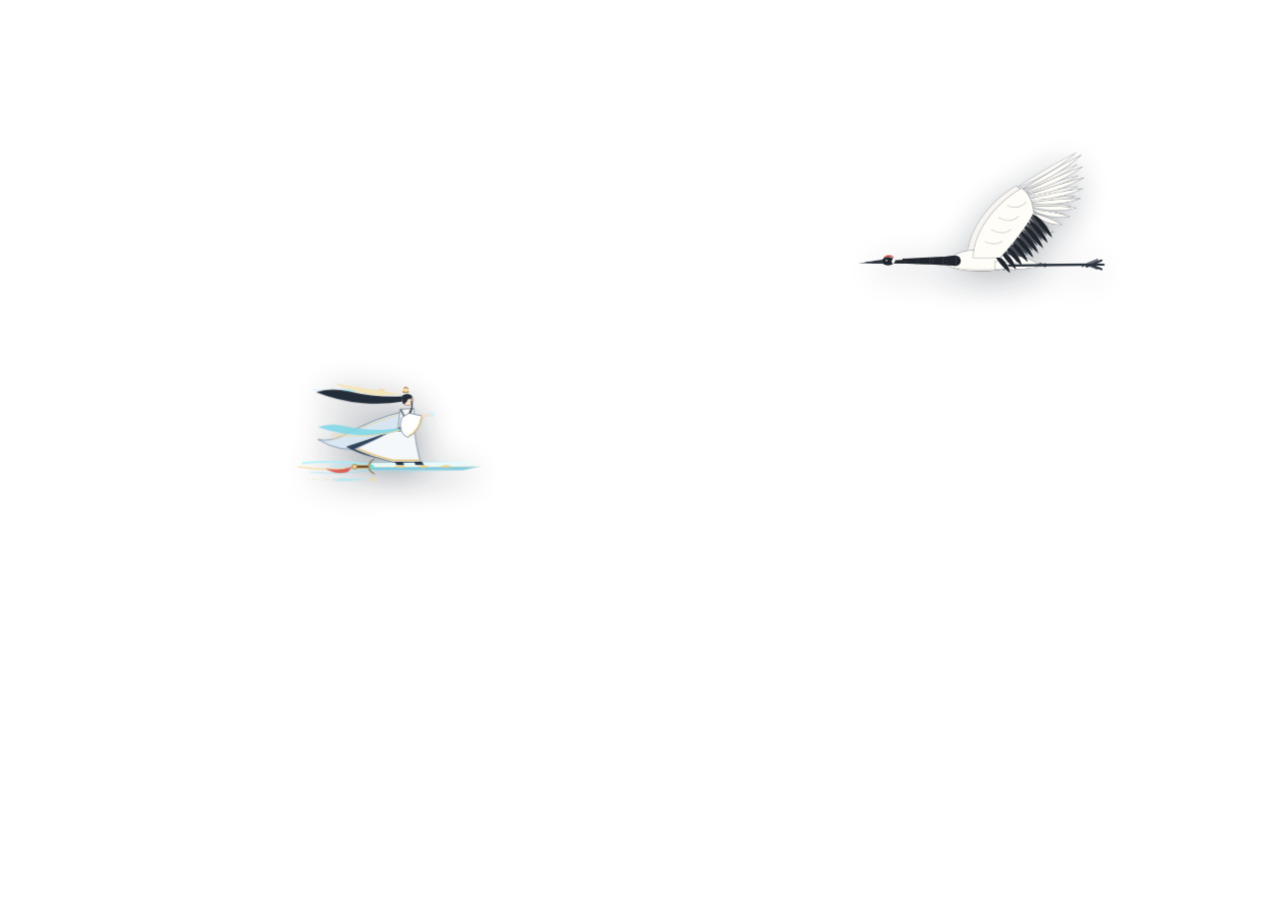
<file: components/crane/crane-stage.html>
<!doctype html>
<html lang="vi" data-theme="light">
<head>
<meta charset="utf-8"><meta name="viewport" content="width=device-width,initial-scale=1">
<meta name="color-scheme" content="light">
<!-- Crane styling is isolated in an iframe so the source site's Tailwind/CSS does not override the film site. -->
<link rel="stylesheet" href="../../assets/creatures/crane/crane.css">
<style>
  :root {
    color-scheme: light !important;
    --crane-size: clamp(165px, 17vw, 248px);
    --flight-duration: 28s;
    --soar-duration: 13s;
    --beat-cycle: 7.6s;
  }
  html,body { color-scheme:light!important; margin:0!important; padding:0!important; width:100%!important; height:100%!important; overflow:hidden!important; background:transparent!important; }
  body { position:relative!important; }
  .stage { position:fixed;inset:0;overflow:hidden;pointer-events:none;isolation:isolate; }

  /* Sunlit Vân Hải Tiên Cung crane contrast + decouple from scroll-timeline */
  :root .crane {
    --crane-white: #fffdf8;
    --crane-edge: rgba(24, 32, 42, 0.34);
    --crane-black: #171c24;
    --crane-black-edge: rgba(255, 246, 224, 0.24);
    --crane-leg: #242d38;
    --seal: #c9322c;
    --ink: #3b4652;
  }

  /* Layer 1: Position wrapper (CSS fallback sky-crossing, upgraded to interactive scroll flight via .js-flight) */
  .crane {
    position:absolute!important;left:0!important;top:0!important;right:auto!important;bottom:auto!important;
    width:var(--crane-size)!important;height:var(--crane-size)!important;z-index:1!important;opacity:.96!important;
    pointer-events:none!important;filter:drop-shadow(0 8px 18px rgba(16,26,40,.34));
    animation:sky-crossing var(--flight-duration) linear infinite!important;
    animation-delay:-7s!important;
    animation-timeline:auto!important;
    animation-play-state:running!important;
    will-change:transform;
  }
  .crane.js-flight {
    animation:none!important;
    animation-delay:0s!important;
  }

  /* Layer 2: Smooth directional flip (scaleX(1) = <- facing left, scaleX(-1) = -> facing right) */
  .crane-dir {
    position:absolute!important;inset:0!important;width:100%!important;height:100%!important;
    transform-origin:50% 50%!important;
    transition:transform 0.4s cubic-bezier(0.25, 0.85, 0.25, 1)!important;
    will-change:transform;
  }

  /* Layer 3: Climb / dive pitch inside local crane space (+deg = nose UP, -deg = nose DOWN) */
  .crane-soar {
    position:absolute!important;inset:0!important;width:100%!important;height:100%!important;
    transform-origin:52% 48%!important;
    animation:crane-soar var(--soar-duration) linear infinite!important;
    animation-delay:-3s!important;
    will-change:transform;
  }
  .crane.js-flight .crane-soar {
    animation:none!important;
  }

  /* Layer 4: Lift response synced to each wing downstroke, calm during glide */
  .crane-bob {
    position:absolute!important;inset:0!important;width:100%!important;height:100%!important;
    animation:crane-lift var(--beat-cycle) ease-in-out infinite!important;
    animation-timeline:auto!important;
    will-change:transform;
  }

  .crane svg {
    display:block!important;position:absolute!important;inset:0!important;
    width:100%!important;height:100%!important;overflow:visible!important;
  }

  /* Override scroll(root) timeline from crane.css on ALL articulated joints */
  .crane .crane-part,
  .crane .crane-fold {
    animation-timeline: auto !important;
    animation-play-state: running !important;
  }

  /* Hide landed-pose elements (ground, folded wings, standing tail bustle) during flight */
  .crane .crane-folded,
  .crane .crane-ground,
  .crane .crane-plumes {
    display: none !important;
    opacity: 0 !important;
    animation: none !important;
  }
  .crane .crane-fold {
    opacity: 1 !important;
    transform: none !important;
    animation: none !important;
  }
  .crane .crane-fold.crane-far {
    opacity: 0.76 !important;
  }

  /* Body breathing pitch synced with wingbeats */
  .crane .crane-body {
    transform-origin: 210px 192px !important;
    animation: body-breathe var(--beat-cycle) ease-in-out infinite !important;
    animation-timeline: auto !important;
  }

  /* Fluid multi-beat + glide wing choreography with feather flex (skewX) & wrist tuck (scaleX) */
  .crane .crane-wing {
    transform-origin: 200px 186px !important;
    animation: crane-flap var(--beat-cycle) linear infinite !important;
    animation-delay: 0s !important;
    animation-timeline: auto !important;
    animation-play-state: running !important;
    will-change: transform;
  }
  .crane .crane-wing-far {
    transform-origin: 200px 186px !important;
    translate: -10px -4px !important;
    animation: crane-flap-far var(--beat-cycle) linear infinite !important;
    animation-delay: -0.18s !important;
    animation-timeline: auto !important;
    animation-play-state: running !important;
    will-change: transform;
  }

  /* Articulated neck wave + stabilized head gaze */
  .crane .crane-neck1 { animation: neck-wave-1 var(--beat-cycle) ease-in-out infinite !important; animation-delay: 0s !important; animation-timeline: auto !important; }
  .crane .crane-neck2 { animation: neck-wave-2 var(--beat-cycle) ease-in-out infinite !important; animation-delay: -0.12s !important; animation-timeline: auto !important; }
  .crane .crane-neck3 { animation: neck-wave-3 var(--beat-cycle) ease-in-out infinite !important; animation-delay: -0.24s !important; animation-timeline: auto !important; }
  .crane .crane-neck4 { animation: neck-wave-4 var(--beat-cycle) ease-in-out infinite !important; animation-delay: -0.36s !important; animation-timeline: auto !important; }
  .crane .crane-neck5 { animation: neck-wave-5 var(--beat-cycle) ease-in-out infinite !important; animation-delay: -0.48s !important; animation-timeline: auto !important; }
  .crane .crane-head  { animation: head-poise  var(--beat-cycle) ease-in-out infinite !important; animation-delay: -0.15s !important; animation-timeline: auto !important; }

  /* Trailing legs gently swaying in slipstream */
  .crane .crane-thigh     { animation: thigh-sway     var(--beat-cycle) ease-in-out infinite !important; animation-delay: -0.1s !important; animation-timeline: auto !important; }
  .crane .crane-shin      { animation: shin-sway      var(--beat-cycle) ease-in-out infinite !important; animation-delay: -0.32s !important; animation-timeline: auto !important; }
  .crane .crane-toes      { animation: toes-sway      var(--beat-cycle) ease-in-out infinite !important; animation-delay: -0.52s !important; animation-timeline: auto !important; }
  .crane .crane-thigh-far { animation: thigh-far-sway var(--beat-cycle) ease-in-out infinite !important; animation-delay: -0.42s !important; animation-timeline: auto !important; }
  .crane .crane-shin-far  { animation: shin-sway      var(--beat-cycle) ease-in-out infinite !important; animation-delay: -0.64s !important; animation-timeline: auto !important; }
  .crane .crane-toes-far  { animation: toes-sway      var(--beat-cycle) ease-in-out infinite !important; animation-delay: -0.84s !important; animation-timeline: auto !important; }

  /* Horizontal crossing fallback */
  @keyframes sky-crossing {
    0%   { transform: translate3d(calc(100vw + 8vw), 0, 0); }
    100% { transform: translate3d(calc(-1 * var(--crane-size) - 10vw), 0, 0); }
  }

  /* Sinusoidal vertical soar fallback */
  @keyframes crane-soar {
    0%   { transform: translate3d(0, 26vh, 0) rotate(0deg) scale(0.95);    animation-timing-function: cubic-bezier(0.45, 0, 1, 1); }
    25%  { transform: translate3d(0, 18vh, 0) rotate(3.8deg) scale(1.01);  animation-timing-function: cubic-bezier(0, 0, 0.55, 1); }
    50%  { transform: translate3d(0, 10vh, 0) rotate(0deg) scale(1.05);    animation-timing-function: cubic-bezier(0.45, 0, 1, 1); }
    75%  { transform: translate3d(0, 18vh, 0) rotate(-3.8deg) scale(1.00); animation-timing-function: cubic-bezier(0, 0, 0.55, 1); }
    100% { transform: translate3d(0, 26vh, 0) rotate(0deg) scale(0.95); }
  }

  /* Near wing: 3 graceful slow beats + 1 buoyant open-wing glide */
  @keyframes crane-flap {
    0%   { transform: rotate(-7deg) skewX(5deg)  scale(0.97, 0.96);  animation-timing-function: cubic-bezier(0.42, 0, 1, 1); }
    5%   { transform: rotate(0deg)  skewX(-6deg) scale(1.03, 0.34);  animation-timing-function: cubic-bezier(0, 0, 0.58, 1); }
    10%  { transform: rotate(10deg) skewX(-9deg) scale(0.96, -0.76); animation-timing-function: cubic-bezier(0.42, 0, 1, 1); }
    15%  { transform: rotate(3deg)  skewX(8deg)  scale(0.91, 0.04);  animation-timing-function: cubic-bezier(0, 0, 0.58, 1); }
    20%  { transform: rotate(-7deg) skewX(5deg)  scale(0.97, 0.96);  animation-timing-function: cubic-bezier(0.42, 0, 1, 1); }
    25%  { transform: rotate(0deg)  skewX(-6deg) scale(1.03, 0.34);  animation-timing-function: cubic-bezier(0, 0, 0.58, 1); }
    30%  { transform: rotate(10deg) skewX(-9deg) scale(0.96, -0.76); animation-timing-function: cubic-bezier(0.42, 0, 1, 1); }
    35%  { transform: rotate(3deg)  skewX(8deg)  scale(0.91, 0.04);  animation-timing-function: cubic-bezier(0, 0, 0.58, 1); }
    40%  { transform: rotate(-7deg) skewX(5deg)  scale(0.97, 0.96);  animation-timing-function: cubic-bezier(0.42, 0, 1, 1); }
    45%  { transform: rotate(0deg)  skewX(-6deg) scale(1.03, 0.34);  animation-timing-function: cubic-bezier(0, 0, 0.58, 1); }
    50%  { transform: rotate(10deg) skewX(-9deg) scale(0.96, -0.76); animation-timing-function: cubic-bezier(0.42, 0, 1, 1); }
    56%  { transform: rotate(2deg)  skewX(6deg)  scale(0.94, 0.14);  animation-timing-function: cubic-bezier(0, 0, 0.55, 1); }
    64%  { transform: rotate(-3deg) skewX(2deg)  scale(1.01, 0.62);  animation-timing-function: ease-in-out; }
    76%  { transform: rotate(-5deg) skewX(3deg)  scale(1.02, 0.72);  animation-timing-function: ease-in-out; }
    88%  { transform: rotate(-2deg) skewX(1deg)  scale(1.00, 0.54);  animation-timing-function: ease-in-out; }
    100% { transform: rotate(-7deg) skewX(5deg)  scale(0.97, 0.96); }
  }

  /* Far wing: slightly higher dihedral during glide & subtly shallower stroke for 3D depth */
  @keyframes crane-flap-far {
    0%   { transform: rotate(-6deg) skewX(4deg)  scale(0.96, 0.98);  animation-timing-function: cubic-bezier(0.42, 0, 1, 1); }
    5%   { transform: rotate(0deg)  skewX(-5deg) scale(1.02, 0.40);  animation-timing-function: cubic-bezier(0, 0, 0.58, 1); }
    10%  { transform: rotate(9deg)  skewX(-8deg) scale(0.95, -0.66); animation-timing-function: cubic-bezier(0.42, 0, 1, 1); }
    15%  { transform: rotate(2deg)  skewX(7deg)  scale(0.90, 0.12);  animation-timing-function: cubic-bezier(0, 0, 0.58, 1); }
    20%  { transform: rotate(-6deg) skewX(4deg)  scale(0.96, 0.98);  animation-timing-function: cubic-bezier(0.42, 0, 1, 1); }
    25%  { transform: rotate(0deg)  skewX(-5deg) scale(1.02, 0.40);  animation-timing-function: cubic-bezier(0, 0, 0.58, 1); }
    30%  { transform: rotate(9deg)  skewX(-8deg) scale(0.95, -0.66); animation-timing-function: cubic-bezier(0.42, 0, 1, 1); }
    35%  { transform: rotate(2deg)  skewX(7deg)  scale(0.90, 0.12);  animation-timing-function: cubic-bezier(0, 0, 0.58, 1); }
    40%  { transform: rotate(-6deg) skewX(4deg)  scale(0.96, 0.98);  animation-timing-function: cubic-bezier(0.42, 0, 1, 1); }
    45%  { transform: rotate(0deg)  skewX(-5deg) scale(1.02, 0.40);  animation-timing-function: cubic-bezier(0, 0, 0.58, 1); }
    50%  { transform: rotate(9deg)  skewX(-8deg) scale(0.95, -0.66); animation-timing-function: cubic-bezier(0.42, 0, 1, 1); }
    56%  { transform: rotate(1deg)  skewX(5deg)  scale(0.94, 0.24);  animation-timing-function: cubic-bezier(0, 0, 0.55, 1); }
    64%  { transform: rotate(-5deg) skewX(2deg)  scale(1.00, 0.78);  animation-timing-function: ease-in-out; }
    76%  { transform: rotate(-7deg) skewX(3deg)  scale(1.01, 0.88);  animation-timing-function: ease-in-out; }
    88%  { transform: rotate(-4deg) skewX(2deg)  scale(0.99, 0.72);  animation-timing-function: ease-in-out; }
    100% { transform: rotate(-6deg) skewX(4deg)  scale(0.96, 0.98); }
  }

  /* Body upward lift right after each downstroke, serene drift during glide */
  @keyframes crane-lift {
    0%   { transform: translate3d(0, 3px, 0); }
    12%  { transform: translate3d(0, -7px, 0); }
    21%  { transform: translate3d(0, 3px, 0); }
    32%  { transform: translate3d(0, -8px, 0); }
    41%  { transform: translate3d(0, 3px, 0); }
    53%  { transform: translate3d(0, -9px, 0); }
    68%  { transform: translate3d(0, -5px, 0); }
    84%  { transform: translate3d(0, 1px, 0); }
    100% { transform: translate3d(0, 3px, 0); }
  }

  /* Subtle aerodynamic body pitch per stroke */
  @keyframes body-breathe {
    0%   { transform: rotate(-1.2deg); }
    10%  { transform: rotate(2.2deg); }
    20%  { transform: rotate(-1.2deg); }
    30%  { transform: rotate(2.2deg); }
    40%  { transform: rotate(-1.2deg); }
    50%  { transform: rotate(2.4deg); }
    66%  { transform: rotate(0.6deg); }
    84%  { transform: rotate(-0.8deg); }
    100% { transform: rotate(-1.2deg); }
  }

  /* Organic S-wave along the 5 articulated neck joints with stabilized head gaze */
  @keyframes neck-wave-1 {
    0%, 20%, 40%, 100% { transform: rotate(9.2deg); }
    10%, 30%, 50%      { transform: rotate(6.8deg); }
    72%                { transform: rotate(8.0deg); }
  }
  @keyframes neck-wave-2 {
    0%, 20%, 40%, 100% { transform: rotate(4.0deg); }
    10%, 30%, 50%      { transform: rotate(2.0deg); }
    72%                { transform: rotate(3.0deg); }
  }
  @keyframes neck-wave-3 {
    0%, 20%, 40%, 100% { transform: rotate(1.8deg); }
    10%, 30%, 50%      { transform: rotate(0.2deg); }
    72%                { transform: rotate(1.0deg); }
  }
  @keyframes neck-wave-4 {
    0%, 20%, 40%, 100% { transform: rotate(0.8deg); }
    10%, 30%, 50%      { transform: rotate(-0.8deg); }
    72%                { transform: rotate(0deg); }
  }
  @keyframes neck-wave-5 {
    0%, 20%, 40%, 100% { transform: rotate(0.6deg); }
    10%, 30%, 50%      { transform: rotate(-0.6deg); }
    72%                { transform: rotate(0deg); }
  }
  @keyframes head-poise {
    0%, 20%, 40%, 100% { transform: rotate(-17.4deg); }
    10%, 30%, 50%      { transform: rotate(-10.6deg); }
    72%                { transform: rotate(-14.0deg); }
  }

  /* Trailing legs gently floating in the wind */
  @keyframes thigh-sway {
    0%, 20%, 40%, 100% { transform: rotate(8.2deg); }
    10%, 30%, 50%      { transform: rotate(3.8deg); }
    72%                { transform: rotate(5.5deg); }
  }
  @keyframes thigh-far-sway {
    0%, 20%, 40%, 100% { transform: rotate(5.6deg); }
    10%, 30%, 50%      { transform: rotate(1.4deg); }
    72%                { transform: rotate(3.2deg); }
  }
  @keyframes shin-sway {
    0%, 20%, 40%, 100% { transform: rotate(2.6deg); }
    10%, 30%, 50%      { transform: rotate(-3.2deg); }
    72%                { transform: rotate(-0.8deg); }
  }
  @keyframes toes-sway {
    0%, 20%, 40%, 100% { transform: rotate(4.2deg); }
    10%, 30%, 50%      { transform: rotate(-4.5deg); }
    72%                { transform: rotate(-1.2deg); }
  }

  .fallback { position:absolute;top:16vh;left:0;width:var(--crane-size);height:auto;opacity:.9;
    filter:drop-shadow(0 0 14px #bfab6740);animation:sky-crossing var(--flight-duration) linear infinite;
    animation-delay:-7s;will-change:transform; }
  .fallback .fallback-wing { transform-box:fill-box;transform-origin:center;
    animation:fallback-flap 1.4s ease-in-out infinite alternate; }
  @keyframes fallback-flap {to{transform:rotate(-14deg) scaleY(.68)}}

  /* ===== Kiếm Tiên Ngự Kiếm Phi Hành (Xianxia Flying Sword Cultivator) ===== */
  .sword-immortal {
    --immortal-w: clamp(150px, 15.5vw, 226px);
    position: absolute;
    left: 0;
    top: 0;
    width: var(--immortal-w);
    aspect-ratio: 260 / 170;
    z-index: 1;
    pointer-events: none;
    opacity: 0.95;
    filter: drop-shadow(0 8px 18px rgba(8, 20, 34, 0.42));
    will-change: transform;
  }
  .sword-immortal-dir {
    width: 100%;
    height: 100%;
    transform-origin: 50% 50%;
    transition: transform 0.45s cubic-bezier(0.25, 0.85, 0.25, 1);
    will-change: transform;
  }
  .sword-immortal-pitch {
    width: 100%;
    height: 100%;
    transform-origin: 50% 58%;
    will-change: transform;
  }
  .sword-immortal-hover {
    width: 100%;
    height: 100%;
    animation: immortal-hover 3.4s ease-in-out infinite;
    will-change: transform;
  }
  .sword-immortal svg {
    width: 100%;
    height: 100%;
    overflow: visible;
    display: block;
  }
  .immortal-robe-tail {
    transform-origin: 122px 88px;
    animation: immortal-robe-wave 1.8s ease-in-out infinite alternate;
  }
  .immortal-sleeve-back {
    transform-origin: 126px 64px;
    animation: immortal-sleeve-wave 1.5s ease-in-out infinite alternate;
  }
  .immortal-sleeve-front {
    transform-origin: 112px 62px;
    animation: immortal-sleeve-wave 1.35s ease-in-out infinite alternate-reverse;
  }
  .immortal-ribbon-top {
    transform-origin: 126px 40px;
    animation: immortal-ribbon-flutter 1.15s ease-in-out infinite alternate;
  }
  .immortal-ribbon-low {
    transform-origin: 128px 54px;
    animation: immortal-ribbon-flutter 1.4s ease-in-out infinite alternate-reverse;
  }
  .immortal-sword-qi {
    transform-origin: 135px 128px;
    animation: immortal-qi-pulse 1.2s ease-in-out infinite alternate;
  }
  .immortal-sub-sword-1 {
    animation: immortal-sub-float-1 2.2s ease-in-out infinite alternate;
  }
  .immortal-sub-sword-2 {
    animation: immortal-sub-float-2 2.5s ease-in-out infinite alternate;
  }
  @keyframes immortal-hover {
    0%, 100% { transform: translate3d(0, 4px, 0) rotate(-0.8deg); }
    50%      { transform: translate3d(0, -6px, 0) rotate(1.1deg); }
  }
  @keyframes immortal-robe-wave {
    0%   { transform: rotate(-3.5deg) skewX(-2deg); }
    100% { transform: rotate(5.5deg) skewX(4deg); }
  }
  @keyframes immortal-sleeve-wave {
    0%   { transform: rotate(-5deg) scaleY(0.95); }
    100% { transform: rotate(7deg) scaleY(1.05); }
  }
  @keyframes immortal-ribbon-flutter {
    0%   { transform: rotate(-6deg) scaleY(0.92); }
    100% { transform: rotate(8deg) scaleY(1.08); }
  }
  @keyframes immortal-qi-pulse {
    0%   { opacity: 0.72; transform: scaleX(0.94); }
    100% { opacity: 1; transform: scaleX(1.06); }
  }
  @keyframes immortal-sub-float-1 {
    0%   { transform: translate3d(-3px, -3px, 0) rotate(-2deg); }
    100% { transform: translate3d(4px, 4px, 0) rotate(2deg); }
  }
  @keyframes immortal-sub-float-2 {
    0%   { transform: translate3d(4px, 3px, 0) rotate(2deg); }
    100% { transform: translate3d(-3px, -4px, 0) rotate(-2deg); }
  }

  @media(max-width:600px){:root{--crane-size:clamp(115px,33vw,175px);--flight-duration:23s}.sword-immortal{--immortal-w:clamp(112px,30vw,158px)}}
  @media(prefers-reduced-motion:reduce){.crane,.crane-dir,.crane-soar,.crane-bob,.crane-part,.fallback,.fallback .fallback-wing,.sword-immortal{animation:none!important;display:none!important}}
</style>
</head>
<body>
<div class="stage" id="stage" aria-hidden="true">
<svg class="fallback" id="fallback" viewBox="0 0 600 350" xmlns="http://www.w3.org/2000/svg">
  <g fill="#d9cfb1"><path d="M43 174 160 158 209 162 300 166 340 174 301 182 207 184 159 179Z"/><path d="M290 170 380 174 559 201 396 193Z"/><path d="M290 173Q349 102 480 47Q435 112 342 180Z" class="fallback-wing"/><path d="M289 174Q344 207 487 284Q408 260 340 187Z" class="fallback-wing"/></g><path d="M42 174 0 176 40 179Z" fill="#cfbb7b"/>
</svg>

<!-- Nhân vật Tu Tiên Ngự Kiếm Phi Hành (local coords face LEFT <-, flipped via scaleX(-1) when flying RIGHT ->) -->
<div class="sword-immortal" id="sword-immortal">
  <div class="sword-immortal-dir" id="sword-immortal-dir">
    <div class="sword-immortal-pitch" id="sword-immortal-pitch">
      <div class="sword-immortal-hover">
        <svg viewBox="0 0 260 170" xmlns="http://www.w3.org/2000/svg" aria-hidden="true">
          <!-- Distant companion spirit sword (Tử Mẫu Phi Kiếm #1 - upper rear) -->
          <g class="immortal-sub-sword-1" opacity="0.78">
            <path d="M150 28 L194 26 L206 28 L194 30 Z" fill="#9fe7f5"/>
            <path d="M142 28 L151 25 L151 31 Z" fill="#f5d996"/>
            <path d="M194 28 L238 27" stroke="#b6f0ff" stroke-width="1.3" stroke-linecap="round" stroke-dasharray="10 6" opacity="0.75"/>
          </g>

          <!-- Distant companion spirit sword (Tử Mẫu Phi Kiếm #2 - lower rear) -->
          <g class="immortal-sub-sword-2" opacity="0.72">
            <path d="M162 145 L204 143 L216 145 L204 147 Z" fill="#9fe7f5"/>
            <path d="M154 145 L163 142 L163 148 Z" fill="#f5d996"/>
            <path d="M204 145 L246 144" stroke="#f5d996" stroke-width="1.2" stroke-linecap="round" stroke-dasharray="8 6" opacity="0.7"/>
          </g>

          <!-- Main Flying Sword Qi Aura & Trailing Streamers (Kiếm Khí Thanh Vân) -->
          <g class="immortal-sword-qi">
            <!-- Soft outer golden-cyan sword aura -->
            <ellipse cx="122" cy="128" rx="96" ry="8" fill="#7be0f2" opacity="0.18"/>
            <ellipse cx="114" cy="128" rx="76" ry="4.5" fill="#ffe6a8" opacity="0.28"/>
            <!-- Streaming sword qi wake ribbons behind the sword -->
            <path d="M168 125 Q208 119 252 123" fill="none" stroke="#9ef0ff" stroke-width="2.2" stroke-linecap="round" opacity="0.82"/>
            <path d="M174 129 Q216 134 258 128" fill="none" stroke="#f6d88e" stroke-width="1.8" stroke-linecap="round" opacity="0.78"/>
            <path d="M156 132 Q198 139 242 135" fill="none" stroke="#8adff0" stroke-width="1.3" stroke-linecap="round" opacity="0.58"/>
          </g>

          <!-- Main Immortal Flying Sword (Thanh Vân Cổ Kiếm - tip pointing LEFT) -->
          <g class="immortal-main-sword">
            <!-- Sword tip & twin-bevel jade-steel blade -->
            <polygon points="18,128 42,122.5 162,123.5 162,128" fill="#e6fbff"/>
            <polygon points="18,128 42,133.5 162,132.5 162,128" fill="#7ec9dc"/>
            <!-- Central golden ridge line & engraved runes -->
            <line x1="22" y1="128" x2="162" y2="128" stroke="#fff7dc" stroke-width="1.6"/>
            <path d="M56 128 L64 126 L72 128 L64 130 Z M86 128 L94 126 L102 128 L94 130 Z M116 128 L124 126 L132 128 L124 130 Z" fill="#f3cd78" opacity="0.9"/>
            <!-- Ornate lotus-wing golden crossguard (Kiếm Cách) -->
            <path d="M158 118 Q165 123 167 128 Q165 133 158 138 L164 134 L164 122 Z" fill="#f4cf80" stroke="#70511e" stroke-width="0.9"/>
            <circle cx="161" cy="128" r="2.6" fill="#5ce1e6"/>
            <!-- Hilt & pommel + trailing crimson-gold sword tassel (Kiếm Tua) -->
            <rect x="165" y="126" width="17" height="4" rx="1.8" fill="#5c3d1e" stroke="#f3cf82" stroke-width="0.8"/>
            <circle cx="184" cy="128" r="3.2" fill="#f4cf80" stroke="#6e4f1d" stroke-width="0.8"/>
            <path d="M187 128 Q204 134 222 130 Q210 139 193 135 Z" fill="#d94b43" opacity="0.92"/>
          </g>

          <!-- Back flowing cape / outer celestial mantle (Hạcưởng Tiên Y) -->
          <g class="immortal-sleeve-back">
            <path d="M120 56 Q156 64 196 86 Q216 96 232 92 Q204 110 170 104 Q142 98 122 84 Z" fill="#d5e6f2" stroke="#536e85" stroke-width="0.9" opacity="0.92"/>
            <path d="M126 60 Q162 72 214 93" fill="none" stroke="#f2cf88" stroke-width="1.2" opacity="0.75"/>
          </g>

          <!-- Lower billowing Daoist robe skirts & hem (Trường Bào) -->
          <g class="immortal-robe-tail">
            <!-- Deep azure under-robe -->
            <path d="M108 82 L100 122 L128 123 L156 116 Q178 111 194 102 Q168 94 140 84 Z" fill="#233b54" stroke="#152536" stroke-width="0.9"/>
            <!-- Ivory-white outer immortal robe skirt -->
            <path d="M106 78 Q103 102 98 122 L134 122 Q160 116 184 105 Q154 92 128 78 Z" fill="#f4f8fb" stroke="#627b92" stroke-width="1"/>
            <!-- Golden brocade trim along robe hem -->
            <path d="M99 120 L133 120 Q158 114 180 104" fill="none" stroke="#e9c374" stroke-width="2"/>
            <!-- Boots planted lightly on the sword blade -->
            <path d="M96 122 L106 122 L104 126 L93 126 Z" fill="#1d2c3d"/>
            <path d="M121 122 L131 122 L129 126 L119 126 Z" fill="#1d2c3d"/>
          </g>

          <!-- Upper Torso & Jade Waist Sash (Ngọc Đai) -->
          <g class="immortal-torso">
            <!-- Upright poised torso leaning slightly into the wind -->
            <path d="M106 52 L124 53 L127 82 L105 81 Z" fill="#f7fafc" stroke="#5c748a" stroke-width="1"/>
            <!-- Crossed V-collar in cyan & antique gold -->
            <path d="M109 52 L116 68 L123 53" fill="none" stroke="#2c5375" stroke-width="2.4"/>
            <path d="M110 52 L116 66 L122 53" fill="none" stroke="#f2cf88" stroke-width="1.1"/>
            <!-- Jade-and-gold waist belt -->
            <rect x="105" y="76" width="22" height="5.5" rx="2" fill="#274766" stroke="#f2cf88" stroke-width="1"/>
            <circle cx="114" cy="78.7" r="2.2" fill="#7be0f2"/>
          </g>

          <!-- Floating Waist Ribbon & Jade Pendant Streamer -->
          <g class="immortal-ribbon-low">
            <path d="M124 78 Q158 83 196 75 Q216 70 232 76 Q206 85 174 87 Q146 88 124 81 Z" fill="#79d5e8" opacity="0.88"/>
            <path d="M123 80 Q164 92 214 86" fill="none" stroke="#f5d792" stroke-width="1.3" opacity="0.85"/>
          </g>

          <!-- Front Wide Billowing Sleeve + Sword-Control Hand Mudra (Kiếm Quyết) -->
          <g class="immortal-sleeve-front">
            <!-- Wide hanging cyan-trimmed sleeve -->
            <path d="M112 58 L95 62 Q98 82 114 90 Q128 84 122 64 Z" fill="#ffffff" stroke="#5b748a" stroke-width="1"/>
            <path d="M96 63 Q99 80 113 87" fill="none" stroke="#eabee0" stroke-width="0"/>
            <path d="M96 63 Q99 81 113 88" fill="none" stroke="#e8c274" stroke-width="1.6"/>
            <!-- Forearm & two-finger sword mudra pointing forward (left) -->
            <path d="M96 61 L85 59 L85 62 L95 64 Z" fill="#f7dcc2"/>
            <!-- Golden qi spark at fingertips -->
            <circle cx="82" cy="60" r="2.8" fill="#9ef0ff" opacity="0.9"/>
            <circle cx="82" cy="60" r="1.4" fill="#fff9e6"/>
          </g>

          <!-- Head, Noble Profile, Topknot Crown (Kim Quan) & Flowing Long Hair -->
          <g class="immortal-head">
            <!-- Long wind-swept ink-black hair streaming backward -->
            <g class="immortal-ribbon-top">
              <path d="M121 36 Q154 38 192 29 Q214 24 234 30 Q204 42 172 45 Q144 47 121 43 Z" fill="#18222f"/>
              <!-- Long white-gold hair ribbon -->
              <path d="M122 33 Q162 27 212 18 Q186 31 152 35 Z" fill="#f6e3b4" opacity="0.92"/>
            </g>
            <!-- Head & jawline facing LEFT -->
            <circle cx="114" cy="41" r="7.2" fill="#fae0c7" stroke="#8c6d53" stroke-width="0.8"/>
            <!-- Noble dark hair framing temple & sidelocks -->
            <path d="M108 36 Q113 31 121 35 Q123 41 119 47 L115 43 Q114 38 109 39 Z" fill="#18222f"/>
            <path d="M109 42 Q107 51 111 58" fill="none" stroke="#18222f" stroke-width="1.6" stroke-linecap="round"/>
            <!-- Subtle eye & serene brow -->
            <line x1="108.5" y1="39.5" x2="112" y2="39" stroke="#18222f" stroke-width="1" stroke-linecap="round"/>
            <!-- Golden Xianxia Hair Crown (Tiên Quan) & Hairpin -->
            <path d="M113 31 L120 31 L118 24 L114 25 Z" fill="#f3cd78" stroke="#6e4f1d" stroke-width="0.8"/>
            <line x1="111" y1="28" x2="124" y2="27" stroke="#fff3cf" stroke-width="1.4" stroke-linecap="round"/>
          </g>
        </svg>
      </div>
    </div>
  </div>
</div>
</div>
<script>
(async () => {
  try {
    const response = await fetch('../../assets/creatures/crane/crane.svg', {cache:'no-cache'});
    if (!response.ok) return;
    const xml = new DOMParser().parseFromString(await response.text(), 'image/svg+xml');
    if (xml.querySelector('parsererror')) return;
    const svg = xml.documentElement;
    if (svg.localName !== 'svg') return;
    // Preserve all path geometry but reject executable/foreign nodes and event attributes.
    const allowedTags = new Set(['svg','g','path','circle','ellipse','line','polyline','polygon','rect','use','defs','title','desc']);
    const allowedAttrs = new Set(['viewBox','width','height','xmlns','fill','fill-rule','stroke','stroke-width','stroke-linecap','stroke-linejoin','stroke-opacity','opacity','d','class','id','transform','cx','cy','r','rx','ry','x','y','x1','x2','y1','y2','points','href']);
    if ([...svg.querySelectorAll('*')].some(el => !allowedTags.has(el.localName))) return;
    for (const element of [svg, ...svg.querySelectorAll('*')]) {
      for (const attr of [...element.attributes]) {
        if (!allowedAttrs.has(attr.name) || /(?:javascript:|data:|url\s*\()/i.test(attr.value)) element.removeAttribute(attr.name);
      }
    }

    const wrapper = document.createElement('div');
    wrapper.className = 'crane';
    const dirEl = document.createElement('div');
    dirEl.className = 'crane-dir';
    const soar = document.createElement('div');
    soar.className = 'crane-soar';
    const bob = document.createElement('div');
    bob.className = 'crane-bob';
    bob.appendChild(document.importNode(svg,true));
    soar.appendChild(bob);
    dirEl.appendChild(soar);
    wrapper.appendChild(dirEl);
    document.getElementById('stage').appendChild(wrapper);
    document.getElementById('fallback').remove();

    if (window.matchMedia('(prefers-reduced-motion: reduce)').matches) return;

    // Interactive scroll-reactive flight:
    // - Scroll DOWN -> fly DOWN with head facing LEFT  (<- , scaleX(1),  nose pitched down)
    // - Scroll UP   -> fly UP   with head facing RIGHT (-> , scaleX(-1), nose pitched up)
    wrapper.classList.add('js-flight');

    let vw = window.innerWidth;
    let vh = window.innerHeight;
    let size = wrapper.offsetWidth || 200;
    const boundsY = () => {
      const minY = Math.max(54, vh * 0.08);
      const maxY = Math.max(minY + 80, vh - size - vh * 0.08);
      return { minY, maxY };
    };

    let { minY, maxY } = boundsY();
    let x = vw * 0.72;
    let y = minY + (maxY - minY) * 0.14;
    let targetY = y;
    let facing = 1; // 1 = head LEFT (<-), -1 = head RIGHT (->)
    let scrollBoostX = 0;
    let pitchImpulse = 0;
    let pitch = 0;

    // Companion Sword Cultivator flight state (cruises counter-phase across the sky)
    const immortalEl = document.getElementById('sword-immortal');
    const immortalDirEl = document.getElementById('sword-immortal-dir');
    const immortalPitchEl = document.getElementById('sword-immortal-pitch');
    let imW = immortalEl ? (immortalEl.offsetWidth || 180) : 180;
    let imX = vw * 0.18;
    let imY = minY + (maxY - minY) * 0.52;
    let imTargetY = imY;
    let imFacing = -1; // starts flying RIGHT (->) while crane flies LEFT (<-)
    let imBoostX = 0;
    let imPitch = 0;

    let lastTime = performance.now();
    let elapsed = 0;

    function applyScrollSignal(data) {
      if (!data || data.type !== 'vtc-scroll') return;
      const maxScroll = Number(data.scrollMax) || 0;
      const scrollY = Math.max(0, Number(data.scrollY) || 0);
      const deltaY = Number(data.deltaY) || 0;
      const b = boundsY();
      if (maxScroll > 10) {
        const progress = Math.max(0, Math.min(1, scrollY / maxScroll));
        targetY = b.minY + progress * (b.maxY - b.minY);
        imTargetY = b.minY + (1 - progress * 0.65) * (b.maxY - b.minY) * 0.78;
      } else if (Math.abs(deltaY) > 1.5) {
        targetY = Math.max(b.minY, Math.min(b.maxY, targetY + deltaY * 0.45));
        imTargetY = Math.max(b.minY, Math.min(b.maxY, imTargetY - deltaY * 0.32));
      }

      if (deltaY > 1.5) {
        // Scrolling DOWN: crane glides left, sword cultivator accelerates right
        facing = 1;
        scrollBoostX = Math.max(-250, Math.min(0, scrollBoostX - Math.min(deltaY * 1.35, 85)));
        pitchImpulse = -Math.min(20, 9 + Math.abs(deltaY) * 0.14);
        imFacing = -1;
        imBoostX = Math.min(260, Math.max(0, imBoostX + Math.min(deltaY * 1.4, 95)));
      } else if (deltaY < -1.5) {
        // Scrolling UP: crane climbs right, sword cultivator darts left
        facing = -1;
        scrollBoostX = Math.min(250, Math.max(0, scrollBoostX + Math.min(Math.abs(deltaY) * 1.35, 85)));
        pitchImpulse = Math.min(20, 9 + Math.abs(deltaY) * 0.14);
        imFacing = 1;
        imBoostX = Math.max(-260, Math.min(0, imBoostX - Math.min(Math.abs(deltaY) * 1.4, 95)));
      }
    }

    window.addEventListener('message', event => {
      if (event.origin !== location.origin) return;
      if (event.data?.type === 'vtc-scroll-sync') {
        const maxScroll = Number(event.data.scrollMax) || 0;
        const scrollY = Math.max(0, Number(event.data.scrollY) || 0);
        const b = boundsY();
        const progress = maxScroll > 10 ? Math.max(0, Math.min(1, scrollY / maxScroll)) : 0.14;
        targetY = b.minY + progress * (b.maxY - b.minY);
        imTargetY = b.minY + (1 - progress * 0.65) * (b.maxY - b.minY) * 0.78;
        return;
      }
      applyScrollSignal(event.data);
    });

    window.addEventListener('resize', () => {
      vw = window.innerWidth;
      vh = window.innerHeight;
      size = wrapper.offsetWidth || 200;
      imW = immortalEl ? (immortalEl.offsetWidth || 180) : 180;
      const b = boundsY();
      targetY = Math.max(b.minY, Math.min(b.maxY, targetY));
      imTargetY = Math.max(b.minY, Math.min(b.maxY, imTargetY));
    });

    function tick(now) {
      const dt = Math.min(0.05, Math.max(0.001, (now - lastTime) / 1000));
      lastTime = now;
      elapsed += dt;

      const baseSpeed = vw < 650 ? 40 : 54;
      const dirSign = facing === 1 ? -1 : 1; // -1 moves LEFT (<-), +1 moves RIGHT (->)
      scrollBoostX *= Math.exp(-dt * 3.8);
      x += (dirSign * baseSpeed + scrollBoostX) * dt;

      if (facing === 1 && x < -size - 45) x = vw + 35;
      else if (facing === -1 && x > vw + 45) x = -size - 35;

      const b = boundsY();
      const gentleFloat = Math.sin(elapsed * 0.68) * 16;
      const desiredY = Math.max(b.minY * 0.7, Math.min(b.maxY + 18, targetY + gentleFloat));
      const prevY = y;
      y += (desiredY - y) * (1 - Math.exp(-dt * 4.8));
      const vy = (y - prevY) / dt;

      pitchImpulse *= Math.exp(-dt * 3.1);
      // Inside crane-dir (local coords face left): negative rotate = nose DOWN, positive rotate = nose UP
      const velPitch = Math.max(-18, Math.min(18, -vy * 0.055));
      const targetPitch = Math.max(-22, Math.min(22, velPitch * 0.65 + pitchImpulse * 0.55));
      pitch += (targetPitch - pitch) * (1 - Math.exp(-dt * 7.5));

      wrapper.style.transform = `translate3d(${x.toFixed(1)}px, ${y.toFixed(1)}px, 0)`;
      dirEl.style.transform = `scaleX(${facing})`;
      soar.style.transform = `rotate(${pitch.toFixed(2)}deg)`;

      // Update Sword Cultivator (Ngự Kiếm Phi Hành)
      if (immortalEl) {
        const imSpeed = vw < 650 ? 48 : 66;
        const imDirSign = imFacing === 1 ? -1 : 1;
        imBoostX *= Math.exp(-dt * 3.5);
        imX += (imDirSign * imSpeed + imBoostX) * dt;
        if (imFacing === 1 && imX < -imW - 55) imX = vw + 45;
        else if (imFacing === -1 && imX > vw + 55) imX = -imW - 45;

        const imWave = Math.cos(elapsed * 0.82) * 22;
        const imDesiredY = Math.max(b.minY * 0.65, Math.min(b.maxY, imTargetY + imWave));
        const imPrevY = imY;
        imY += (imDesiredY - imY) * (1 - Math.exp(-dt * 4.2));
        const imVy = (imY - imPrevY) / dt;
        const imTargetPitch = Math.max(-15, Math.min(15, -imVy * 0.048));
        imPitch += (imTargetPitch - imPitch) * (1 - Math.exp(-dt * 7.0));

        immortalEl.style.transform = `translate3d(${imX.toFixed(1)}px, ${imY.toFixed(1)}px, 0)`;
        immortalDirEl.style.transform = `scaleX(${imFacing})`;
        immortalPitchEl.style.transform = `rotate(${imPitch.toFixed(2)}deg)`;
      }

      requestAnimationFrame(tick);
    }

    dirEl.style.transform = `scaleX(${facing})`;
    wrapper.style.transform = `translate3d(${x.toFixed(1)}px, ${y.toFixed(1)}px, 0)`;
    if (immortalEl) {
      immortalDirEl.style.transform = `scaleX(${imFacing})`;
      immortalEl.style.transform = `translate3d(${imX.toFixed(1)}px, ${imY.toFixed(1)}px, 0)`;
    }
    requestAnimationFrame(tick);
  } catch (_) { /* Keep the non-network fallback illustration. */ }
})();
</script>
</body>
</html>
</file>
<file: assets/creatures/crane/crane.css>
@layer properties{@supports (((-webkit-hyphens:none)) and (not (margin-trim:inline))) or ((-moz-orient:inline) and (not (color:rgb(from red r g b)))){*,:before,:after,::backdrop{--tw-border-spacing-x:0;--tw-border-spacing-y:0;--tw-translate-x:0;--tw-translate-y:0;--tw-translate-z:0;--tw-scale-x:1;--tw-scale-y:1;--tw-scale-z:1;--tw-rotate-x:initial;--tw-rotate-y:initial;--tw-rotate-z:initial;--tw-skew-x:initial;--tw-skew-y:initial;--tw-scroll-snap-strictness:proximity;--tw-space-y-reverse:0;--tw-divide-x-reverse:0;--tw-border-style:solid;--tw-divide-y-reverse:0;--tw-leading:initial;--tw-font-weight:initial;--tw-tracking:initial;--tw-ordinal:initial;--tw-slashed-zero:initial;--tw-numeric-figure:initial;--tw-numeric-spacing:initial;--tw-numeric-fraction:initial;--tw-shadow:0 0 #0000;--tw-shadow-color:initial;--tw-shadow-alpha:100%;--tw-inset-shadow:0 0 #0000;--tw-inset-shadow-color:initial;--tw-inset-shadow-alpha:100%;--tw-ring-color:initial;--tw-ring-shadow:0 0 #0000;--tw-inset-ring-color:initial;--tw-inset-ring-shadow:0 0 #0000;--tw-ring-inset:initial;--tw-ring-offset-width:0px;--tw-ring-offset-color:#fff;--tw-ring-offset-shadow:0 0 #0000;--tw-outline-style:solid;--tw-blur:initial;--tw-brightness:initial;--tw-contrast:initial;--tw-grayscale:initial;--tw-hue-rotate:initial;--tw-invert:initial;--tw-opacity:initial;--tw-saturate:initial;--tw-sepia:initial;--tw-drop-shadow:initial;--tw-drop-shadow-color:initial;--tw-drop-shadow-alpha:100%;--tw-drop-shadow-size:initial;--tw-backdrop-blur:initial;--tw-backdrop-brightness:initial;--tw-backdrop-contrast:initial;--tw-backdrop-grayscale:initial;--tw-backdrop-hue-rotate:initial;--tw-backdrop-invert:initial;--tw-backdrop-opacity:initial;--tw-backdrop-saturate:initial;--tw-backdrop-sepia:initial;--tw-duration:initial;--tw-ease:initial}}}@layer theme{:root,:host{--font-sans:var(--font-be-vietnam), system-ui, sans-serif;--font-mono:ui-monospace, SFMono-Regular, Menlo, Monaco, Consolas, "Liberation Mono", "Courier New", monospace;--color-white:#fff;--spacing:.25rem;--container-xs:20rem;--container-md:28rem;--container-xl:36rem;--container-2xl:42rem;--container-3xl:48rem;--container-4xl:56rem;--container-5xl:64rem;--container-7xl:80rem;--text-xs--line-height:calc(1 / .75);--text-sm--line-height:calc(1.25 / .875);--text-base--line-height:calc(1.5 / 1);--text-lg--line-height:calc(1.75 / 1.125);--text-xl:1.25rem;--text-xl--line-height:calc(1.75 / 1.25);--text-2xl--line-height:calc(2 / 1.5);--text-3xl:1.875rem;--text-3xl--line-height:calc(2.25 / 1.875);--text-4xl:2.25rem;--text-4xl--line-height:calc(2.5 / 2.25);--text-5xl:3rem;--text-5xl--line-height:1;--font-weight-normal:400;--font-weight-medium:500;--font-weight-semibold:600;--font-weight-bold:700;--tracking-normal:0em;--tracking-wide:.025em;--tracking-wider:.05em;--tracking-widest:.1em;--leading-tight:1.25;--leading-snug:1.375;--leading-relaxed:1.625;--radius-sm:12px;--radius-md:18px;--radius-lg:.5rem;--radius-xl:.75rem;--radius-2xl:1rem;--animate-pulse:pulse 2s cubic-bezier(.4, 0, .6, 1) infinite;--blur-sm:8px;--default-transition-duration:.15s;--default-transition-timing-function:cubic-bezier(.4, 0, .2, 1);--default-font-family:var(--font-be-vietnam), system-ui, sans-serif;--default-mono-font-family:var(--font-mono);--font-display:var(--font-cormorant), "Times New Roman", serif;--font-han:var(--font-noto-serif-tc), "Songti TC", "PMingLiU", serif;--ease-out-soft:cubic-bezier(.2, .7, .2, 1)}}@layer base{*,:after,:before,::backdrop{box-sizing:border-box;border:0 solid;margin:0;padding:0}::file-selector-button{box-sizing:border-box;border:0 solid;margin:0;padding:0}html,:host{-webkit-text-size-adjust:100%;tab-size:4;line-height:1.5;font-family:var(--default-font-family,-apple-system, BlinkMacSystemFont, "Segoe UI", Roboto, "Helvetica Neue", "Noto Sans", Arial, sans-serif, "Apple Color Emoji", "Segoe UI Emoji", "Segoe UI Symbol", "Noto Color Emoji");font-feature-settings:var(--default-font-feature-settings,normal);font-variation-settings:var(--default-font-variation-settings,normal);-webkit-tap-highlight-color:transparent}hr{height:0;color:inherit;border-top-width:1px}abbr:where([title]){-webkit-text-decoration:underline dotted;text-decoration:underline dotted}h1,h2,h3,h4,h5,h6{font-size:inherit;font-weight:inherit}a{color:inherit;-webkit-text-decoration:inherit;-webkit-text-decoration:inherit;-webkit-text-decoration:inherit;-webkit-text-decoration:inherit;text-decoration:inherit}b,strong{font-weight:bolder}code,kbd,samp,pre{font-family:var(--default-mono-font-family,ui-monospace, SFMono-Regular, Menlo, Monaco, Consolas, "Liberation Mono", "Courier New", monospace);font-feature-settings:var(--default-mono-font-feature-settings,normal);font-variation-settings:var(--default-mono-font-variation-settings,normal);font-size:1em}small{font-size:80%}sub,sup{vertical-align:baseline;font-size:75%;line-height:0;position:relative}sub{bottom:-.25em}sup{top:-.5em}table{text-indent:0;border-color:inherit;border-collapse:collapse}:-moz-focusring:where(:not(iframe)){outline:auto}progress{vertical-align:baseline}summary{display:list-item}ol,ul,menu{list-style:none}img,svg,video,canvas,audio,iframe,embed,object{vertical-align:middle;display:block}img,video{max-width:100%;height:auto}button,input,select,optgroup,textarea{font:inherit;font-feature-settings:inherit;font-variation-settings:inherit;letter-spacing:inherit;color:inherit;opacity:1;background-color:#0000;border-radius:0}::file-selector-button{font:inherit;font-feature-settings:inherit;font-variation-settings:inherit;letter-spacing:inherit;color:inherit;opacity:1;background-color:#0000;border-radius:0}:where(select:is([multiple],[size])) optgroup{font-weight:bolder}:where(select:is([multiple],[size])) optgroup option{padding-inline-start:20px}::file-selector-button{margin-inline-end:4px}::placeholder{opacity:1}@supports (not ((-webkit-appearance:-apple-pay-button))) or (contain-intrinsic-size:1px){::placeholder{color:currentColor}@supports (color:color-mix(in lab, red, red)){::placeholder{color:color-mix(in oklab, currentcolor 50%, transparent)}}}textarea{resize:vertical}::-webkit-search-decoration{-webkit-appearance:none}::-webkit-date-and-time-value{min-height:1lh;text-align:inherit}::-webkit-datetime-edit{display:inline-flex}::-webkit-datetime-edit-fields-wrapper{padding:0}::-webkit-datetime-edit{padding-block:0}::-webkit-datetime-edit-year-field{padding-block:0}::-webkit-datetime-edit-month-field{padding-block:0}::-webkit-datetime-edit-day-field{padding-block:0}::-webkit-datetime-edit-hour-field{padding-block:0}::-webkit-datetime-edit-minute-field{padding-block:0}::-webkit-datetime-edit-second-field{padding-block:0}::-webkit-datetime-edit-millisecond-field{padding-block:0}::-webkit-datetime-edit-meridiem-field{padding-block:0}::-webkit-calendar-picker-indicator{line-height:1}:-moz-ui-invalid{box-shadow:none}button,input:where([type=button],[type=reset],[type=submit]){appearance:button}::file-selector-button{appearance:button}::-webkit-inner-spin-button{height:auto}::-webkit-outer-spin-button{height:auto}[hidden]:where(:not([hidden=until-found])){display:none!important}:focus-visible{outline:2px solid var(--ink);outline-offset:2px}}@layer components;@layer utilities{.pointer-events-none{pointer-events:none}.invisible{visibility:hidden}.visible{visibility:visible}.sr-only{clip-path:inset(50%);white-space:nowrap;border-width:0;width:1px;height:1px;margin:-1px;padding:0;position:absolute;overflow:hidden}.absolute{position:absolute}.fixed{position:fixed}.relative{position:relative}.static{position:static}.sticky{position:sticky}.-inset-\[6\%\]{inset:-6%}.-inset-\[16\%\]{inset:-16%}.inset-0{inset:0}.inset-x-0{inset-inline:0}.inset-x-2{inset-inline:calc(var(--spacing) * 2)}.inset-y-0{inset-block:0}.-top-1\.5{top:calc(var(--spacing) * -1.5)}.-top-2\.5{top:calc(var(--spacing) * -2.5)}.top-0{top:0}.top-1\/2{top:50%}.top-2{top:calc(var(--spacing) * 2)}.top-3{top:calc(var(--spacing) * 3)}.top-6{top:calc(var(--spacing) * 6)}.top-14{top:calc(var(--spacing) * 14)}.top-full{top:100%}.-right-1\.5{right:calc(var(--spacing) * -1.5)}.-right-4{right:calc(var(--spacing) * -4)}.right-0{right:0}.right-0\.5{right:calc(var(--spacing) * .5)}.right-3{right:calc(var(--spacing) * 3)}.right-4{right:calc(var(--spacing) * 4)}.right-\[2\%\]{right:2%}.right-\[7vw\]{right:7vw}.-bottom-10{bottom:calc(var(--spacing) * -10)}.-bottom-px{bottom:-1px}.bottom-0{bottom:0}.bottom-2\.5{bottom:calc(var(--spacing) * 2.5)}.bottom-4{bottom:calc(var(--spacing) * 4)}.bottom-6{bottom:calc(var(--spacing) * 6)}.bottom-\[6\%\]{bottom:6%}.bottom-full{bottom:100%}.left-0{left:0}.left-1\/2{left:50%}.left-4{left:calc(var(--spacing) * 4)}.left-7{left:calc(var(--spacing) * 7)}.left-\[7vw\]{left:7vw}.isolate{isolation:isolate}.-z-10{z-index:calc(10 * -1)}.z-10{z-index:10}.z-20{z-index:20}.z-40{z-index:40}.z-50{z-index:50}.col-start-1{grid-column-start:1}.col-start-2{grid-column-start:2}.row-start-1{grid-row-start:1}.container{width:100%}@media (min-width:40rem){.container{max-width:40rem}}@media (min-width:48rem){.container{max-width:48rem}}@media (min-width:64rem){.container{max-width:64rem}}@media (min-width:80rem){.container{max-width:80rem}}@media (min-width:96rem){.container{max-width:96rem}}.-mx-4{margin-inline:calc(var(--spacing) * -4)}.mx-5{margin-inline:calc(var(--spacing) * 5)}.mx-auto{margin-inline:auto}.-mt-1\.5{margin-top:calc(var(--spacing) * -1.5)}.-mt-2{margin-top:calc(var(--spacing) * -2)}.-mt-3{margin-top:calc(var(--spacing) * -3)}.-mt-4{margin-top:calc(var(--spacing) * -4)}.-mt-10{margin-top:calc(var(--spacing) * -10)}.mt-0\.5{margin-top:calc(var(--spacing) * .5)}.mt-1{margin-top:var(--spacing)}.mt-2{margin-top:calc(var(--spacing) * 2)}.mt-3{margin-top:calc(var(--spacing) * 3)}.mt-5{margin-top:calc(var(--spacing) * 5)}.mt-6{margin-top:calc(var(--spacing) * 6)}.mt-10{margin-top:calc(var(--spacing) * 10)}.mt-\[0\.7em\]{margin-top:.7em}.mt-auto{margin-top:auto}.mr-1{margin-right:var(--spacing)}.mr-2{margin-right:calc(var(--spacing) * 2)}.mb-1{margin-bottom:var(--spacing)}.mb-2{margin-bottom:calc(var(--spacing) * 2)}.mb-3{margin-bottom:calc(var(--spacing) * 3)}.mb-12{margin-bottom:calc(var(--spacing) * 12)}.mb-\[5\.2rem\]{margin-bottom:5.2rem}.ml-1{margin-left:var(--spacing)}.ml-1\.5{margin-left:calc(var(--spacing) * 1.5)}.ml-2{margin-left:calc(var(--spacing) * 2)}.ml-auto{margin-left:auto}.line-clamp-4{-webkit-line-clamp:4;-webkit-box-orient:vertical;display:-webkit-box;overflow:hidden}.\!hidden{display:none!important}.block{display:block}.contents{display:contents}.flex{display:flex}.grid{display:grid}.hidden{display:none}.inline{display:inline}.inline-block{display:inline-block}.inline-flex{display:inline-flex}.table{display:table}.field-sizing-content{field-sizing:content}.aspect-square{aspect-ratio:1}.size-1\.5{width:calc(var(--spacing) * 1.5);height:calc(var(--spacing) * 1.5)}.size-2{width:calc(var(--spacing) * 2);height:calc(var(--spacing) * 2)}.size-3{width:calc(var(--spacing) * 3);height:calc(var(--spacing) * 3)}.size-3\.5{width:calc(var(--spacing) * 3.5);height:calc(var(--spacing) * 3.5)}.size-4{width:calc(var(--spacing) * 4);height:calc(var(--spacing) * 4)}.size-5{width:calc(var(--spacing) * 5);height:calc(var(--spacing) * 5)}.size-6{width:calc(var(--spacing) * 6);height:calc(var(--spacing) * 6)}.size-7{width:calc(var(--spacing) * 7);height:calc(var(--spacing) * 7)}.size-8{width:calc(var(--spacing) * 8);height:calc(var(--spacing) * 8)}.size-9{width:calc(var(--spacing) * 9);height:calc(var(--spacing) * 9)}.size-10{width:calc(var(--spacing) * 10);height:calc(var(--spacing) * 10)}.size-11{width:calc(var(--spacing) * 11);height:calc(var(--spacing) * 11)}.size-14{width:calc(var(--spacing) * 14);height:calc(var(--spacing) * 14)}.size-16{width:calc(var(--spacing) * 16);height:calc(var(--spacing) * 16)}.size-28{width:calc(var(--spacing) * 28);height:calc(var(--spacing) * 28)}.size-\[84\%\]{width:84%;height:84%}.h-0\.5{height:calc(var(--spacing) * .5)}.h-1{height:var(--spacing)}.h-1\.5{height:calc(var(--spacing) * 1.5)}.h-2{height:calc(var(--spacing) * 2)}.h-2\.5{height:calc(var(--spacing) * 2.5)}.h-3{height:calc(var(--spacing) * 3)}.h-3\.5{height:calc(var(--spacing) * 3.5)}.h-4{height:calc(var(--spacing) * 4)}.h-6{height:calc(var(--spacing) * 6)}.h-8{height:calc(var(--spacing) * 8)}.h-9{height:calc(var(--spacing) * 9)}.h-10{height:calc(var(--spacing) * 10)}.h-11{height:calc(var(--spacing) * 11)}.h-14{height:calc(var(--spacing) * 14)}.h-16{height:calc(var(--spacing) * 16)}.h-20{height:calc(var(--spacing) * 20)}.h-28{height:calc(var(--spacing) * 28)}.h-36{height:calc(var(--spacing) * 36)}.h-56{height:calc(var(--spacing) * 56)}.h-64{height:calc(var(--spacing) * 64)}.h-auto{height:auto}.h-full{height:100%}.h-px{height:1px}.h-screen{height:100vh}.max-h-72{max-height:calc(var(--spacing) * 72)}.max-h-\[85dvh\]{max-height:85dvh}.min-h-0{min-height:0}.min-h-5{min-height:calc(var(--spacing) * 5)}.min-h-6{min-height:calc(var(--spacing) * 6)}.min-h-10{min-height:calc(var(--spacing) * 10)}.min-h-24{min-height:calc(var(--spacing) * 24)}.min-h-\[calc\(100svh-3\.5rem\)\]{min-height:calc(100svh - 3.5rem)}.min-h-full{min-height:100%}.w-1\/3{width:33.3333%}.w-2{width:calc(var(--spacing) * 2)}.w-3{width:calc(var(--spacing) * 3)}.w-3\/4{width:75%}.w-4{width:calc(var(--spacing) * 4)}.w-5{width:calc(var(--spacing) * 5)}.w-8{width:calc(var(--spacing) * 8)}.w-12{width:calc(var(--spacing) * 12)}.w-16{width:calc(var(--spacing) * 16)}.w-20{width:calc(var(--spacing) * 20)}.w-28{width:calc(var(--spacing) * 28)}.w-32{width:calc(var(--spacing) * 32)}.w-36{width:calc(var(--spacing) * 36)}.w-40{width:calc(var(--spacing) * 40)}.w-44{width:calc(var(--spacing) * 44)}.w-48{width:calc(var(--spacing) * 48)}.w-64{width:calc(var(--spacing) * 64)}.w-\[3px\]{width:3px}.w-\[17\.5rem\]{width:17.5rem}.w-\[78\%\]{width:78%}.w-\[min\(20rem\,calc\(100vw-2rem\)\)\]{width:min(20rem,100vw - 2rem)}.w-\[min\(26vw\,380px\)\]{width:min(26vw,380px)}.w-\[min\(46rem\,100\%\)\]{width:min(46rem,100%)}.w-\[min\(100\%\,21rem\)\]{width:min(100%,21rem)}.w-fit{width:fit-content}.w-full{width:100%}.max-w-2xl{max-width:var(--container-2xl)}.max-w-3xl{max-width:var(--container-3xl)}.max-w-4xl{max-width:var(--container-4xl)}.max-w-5xl{max-width:var(--container-5xl)}.max-w-7xl{max-width:var(--container-7xl)}.max-w-72{max-width:calc(var(--spacing) * 72)}.max-w-\[22rem\]{max-width:22rem}.max-w-\[calc\(100\%-2rem\)\]{max-width:calc(100% - 2rem)}.max-w-md{max-width:var(--container-md)}.max-w-prose{max-width:65ch}.max-w-xl{max-width:var(--container-xl)}.max-w-xs{max-width:var(--container-xs)}.min-w-0{min-width:0}.min-w-40{min-width:calc(var(--spacing) * 40)}.min-w-56{min-width:calc(var(--spacing) * 56)}.min-w-64{min-width:calc(var(--spacing) * 64)}.min-w-\[30rem\]{min-width:30rem}.flex-1{flex:1}.shrink-0{flex-shrink:0}.grow{flex-grow:1}.border-separate{border-collapse:separate}.border-spacing-\[2px\]{--tw-border-spacing-x:2px;--tw-border-spacing-y:2px;border-spacing:var(--tw-border-spacing-x) var(--tw-border-spacing-y)}.border-spacing-y-1{--tw-border-spacing-y:var(--spacing);border-spacing:var(--tw-border-spacing-x) var(--tw-border-spacing-y)}.origin-bottom{transform-origin:bottom}.origin-center{transform-origin:50%}.origin-left{transform-origin:0}.-translate-x-1\/2{--tw-translate-x:calc(calc(1 / 2 * 100%) * -1);translate:var(--tw-translate-x) var(--tw-translate-y)}.scale-x-0{--tw-scale-x:0%;scale:var(--tw-scale-x) var(--tw-scale-y)}.scale-x-100{--tw-scale-x:100%;scale:var(--tw-scale-x) var(--tw-scale-y)}.rotate-3{rotate:3deg}.rotate-6{rotate:6deg}.rotate-180{rotate:180deg}.transform{transform:var(--tw-rotate-x,) var(--tw-rotate-y,) var(--tw-rotate-z,) var(--tw-skew-x,) var(--tw-skew-y,)}.animate-pulse{animation:var(--animate-pulse)}.cursor-default{cursor:default}.cursor-pointer{cursor:pointer}.resize{resize:both}.resize-none{resize:none}.snap-x{scroll-snap-type:x var(--tw-scroll-snap-strictness)}.snap-mandatory{--tw-scroll-snap-strictness:mandatory}.snap-start{scroll-snap-align:start}.scroll-mt-20{scroll-margin-top:calc(var(--spacing) * 20)}.scroll-mt-24{scroll-margin-top:calc(var(--spacing) * 24)}.\[scrollbar-width\:none\]{scrollbar-width:none}.list-decimal{list-style-type:decimal}.list-disc{list-style-type:disc}.list-none{list-style-type:none}.grid-cols-1{grid-template-columns:repeat(1,minmax(0,1fr))}.grid-cols-2{grid-template-columns:repeat(2,minmax(0,1fr))}.grid-cols-\[3\.5rem_1fr\]{grid-template-columns:3.5rem 1fr}.grid-cols-\[3\.5rem_1fr_2rem\]{grid-template-columns:3.5rem 1fr 2rem}.grid-cols-\[7\.5rem_1fr_3rem\]{grid-template-columns:7.5rem 1fr 3rem}.grid-cols-\[auto_1fr\]{grid-template-columns:auto 1fr}.grid-cols-\[minmax\(0\,1fr\)\]{grid-template-columns:minmax(0,1fr)}.flex-col{flex-direction:column}.flex-row-reverse{flex-direction:row-reverse}.flex-wrap{flex-wrap:wrap}.place-items-center{place-items:center}.place-items-end{place-items:end}.items-baseline{align-items:baseline}.items-center{align-items:center}.items-end{align-items:flex-end}.items-start{align-items:flex-start}.items-stretch{align-items:stretch}.justify-between{justify-content:space-between}.justify-center{justify-content:center}.justify-end{justify-content:flex-end}.gap-0\.5{gap:calc(var(--spacing) * .5)}.gap-1{gap:var(--spacing)}.gap-1\.5{gap:calc(var(--spacing) * 1.5)}.gap-2{gap:calc(var(--spacing) * 2)}.gap-2\.5{gap:calc(var(--spacing) * 2.5)}.gap-3{gap:calc(var(--spacing) * 3)}.gap-3\.5{gap:calc(var(--spacing) * 3.5)}.gap-4{gap:calc(var(--spacing) * 4)}.gap-5{gap:calc(var(--spacing) * 5)}.gap-6{gap:calc(var(--spacing) * 6)}.gap-8{gap:calc(var(--spacing) * 8)}.gap-9{gap:calc(var(--spacing) * 9)}.gap-10{gap:calc(var(--spacing) * 10)}.gap-28{gap:calc(var(--spacing) * 28)}:where(.space-y-1>:not(:last-child)){--tw-space-y-reverse:0;margin-block-start:calc(var(--spacing) * var(--tw-space-y-reverse));margin-block-end:calc(var(--spacing) * calc(1 - var(--tw-space-y-reverse)))}:where(.space-y-1\.5>:not(:last-child)){--tw-space-y-reverse:0;margin-block-start:calc(calc(var(--spacing) * 1.5) * var(--tw-space-y-reverse));margin-block-end:calc(calc(var(--spacing) * 1.5) * calc(1 - var(--tw-space-y-reverse)))}:where(.space-y-2>:not(:last-child)){--tw-space-y-reverse:0;margin-block-start:calc(calc(var(--spacing) * 2) * var(--tw-space-y-reverse));margin-block-end:calc(calc(var(--spacing) * 2) * calc(1 - var(--tw-space-y-reverse)))}:where(.space-y-3>:not(:last-child)){--tw-space-y-reverse:0;margin-block-start:calc(calc(var(--spacing) * 3) * var(--tw-space-y-reverse));margin-block-end:calc(calc(var(--spacing) * 3) * calc(1 - var(--tw-space-y-reverse)))}:where(.space-y-4>:not(:last-child)){--tw-space-y-reverse:0;margin-block-start:calc(calc(var(--spacing) * 4) * var(--tw-space-y-reverse));margin-block-end:calc(calc(var(--spacing) * 4) * calc(1 - var(--tw-space-y-reverse)))}:where(.space-y-6>:not(:last-child)){--tw-space-y-reverse:0;margin-block-start:calc(calc(var(--spacing) * 6) * var(--tw-space-y-reverse));margin-block-end:calc(calc(var(--spacing) * 6) * calc(1 - var(--tw-space-y-reverse)))}.gap-x-2{column-gap:calc(var(--spacing) * 2)}.gap-x-3{column-gap:calc(var(--spacing) * 3)}.gap-x-4{column-gap:calc(var(--spacing) * 4)}.gap-x-5{column-gap:calc(var(--spacing) * 5)}.gap-x-6{column-gap:calc(var(--spacing) * 6)}.gap-x-8{column-gap:calc(var(--spacing) * 8)}.gap-y-0\.5{row-gap:calc(var(--spacing) * .5)}.gap-y-1{row-gap:var(--spacing)}.gap-y-1\.5{row-gap:calc(var(--spacing) * 1.5)}.gap-y-2{row-gap:calc(var(--spacing) * 2)}.gap-y-8{row-gap:calc(var(--spacing) * 8)}:where(.divide-x>:not(:last-child)){--tw-divide-x-reverse:0;border-inline-style:var(--tw-border-style);border-inline-start-width:calc(1px * var(--tw-divide-x-reverse));border-inline-end-width:calc(1px * calc(1 - var(--tw-divide-x-reverse)))}:where(.divide-y>:not(:last-child)){--tw-divide-y-reverse:0;border-bottom-style:var(--tw-border-style);border-top-style:var(--tw-border-style);border-top-width:calc(1px * var(--tw-divide-y-reverse));border-bottom-width:calc(1px * calc(1 - var(--tw-divide-y-reverse)))}:where(.divide-line>:not(:last-child)),:where(.divide-line\/70>:not(:last-child)){border-color:var(--line)}@supports (color:color-mix(in lab, red, red)){:where(.divide-line\/70>:not(:last-child)){border-color:color-mix(in oklab, var(--line) 70%, transparent)}}.self-center{align-self:center}.self-start{align-self:flex-start}.truncate{text-overflow:ellipsis;white-space:nowrap;overflow:hidden}.overflow-hidden{overflow:hidden}.overflow-x-auto{overflow-x:auto}.overflow-y-auto{overflow-y:auto}.rounded{border-radius:.25rem}.rounded-2xl{border-radius:var(--radius-2xl)}.rounded-\[2px\]{border-radius:2px}.rounded-\[5px\]{border-radius:5px}.rounded-\[6px\]{border-radius:6px}.rounded-\[7px\]{border-radius:7px}.rounded-\[10px\]{border-radius:10px}.rounded-full{border-radius:2147483647px}.rounded-lg{border-radius:var(--radius-lg)}.rounded-md{border-radius:18px}.rounded-sm{border-radius:12px}.rounded-xl{border-radius:var(--radius-xl)}.rounded-t-2xl{border-top-left-radius:var(--radius-2xl);border-top-right-radius:var(--radius-2xl)}.rounded-t-sm{border-top-left-radius:12px;border-top-right-radius:12px}.rounded-l-sm{border-top-left-radius:12px;border-bottom-left-radius:12px}.rounded-r-sm{border-top-right-radius:12px;border-bottom-right-radius:12px}.border{border-style:var(--tw-border-style);border-width:1px}.border-y{border-block-style:var(--tw-border-style);border-block-width:1px}.border-t{border-top-style:var(--tw-border-style);border-top-width:1px}.border-b{border-bottom-style:var(--tw-border-style);border-bottom-width:1px}.border-l{border-left-style:var(--tw-border-style);border-left-width:1px}.border-l-2{border-left-style:var(--tw-border-style);border-left-width:2px}.border-dashed{--tw-border-style:dashed;border-style:dashed}.border-ink,.border-ink\/15{border-color:var(--ink)}@supports (color:color-mix(in lab, red, red)){.border-ink\/15{border-color:color-mix(in oklab, var(--ink) 15%, transparent)}}.border-ink\/20{border-color:var(--ink)}@supports (color:color-mix(in lab, red, red)){.border-ink\/20{border-color:color-mix(in oklab, var(--ink) 20%, transparent)}}.border-ink\/30{border-color:var(--ink)}@supports (color:color-mix(in lab, red, red)){.border-ink\/30{border-color:color-mix(in oklab, var(--ink) 30%, transparent)}}.border-ink\/40{border-color:var(--ink)}@supports (color:color-mix(in lab, red, red)){.border-ink\/40{border-color:color-mix(in oklab, var(--ink) 40%, transparent)}}.border-jade\/40{border-color:var(--jade)}@supports (color:color-mix(in lab, red, red)){.border-jade\/40{border-color:color-mix(in oklab, var(--jade) 40%, transparent)}}.border-jade\/50{border-color:var(--jade)}@supports (color:color-mix(in lab, red, red)){.border-jade\/50{border-color:color-mix(in oklab, var(--jade) 50%, transparent)}}.border-line,.border-line\/70{border-color:var(--line)}@supports (color:color-mix(in lab, red, red)){.border-line\/70{border-color:color-mix(in oklab, var(--line) 70%, transparent)}}.border-paper,.border-paper\/35{border-color:var(--paper)}@supports (color:color-mix(in lab, red, red)){.border-paper\/35{border-color:color-mix(in oklab, var(--paper) 35%, transparent)}}.border-seal,.border-seal\/40{border-color:var(--seal)}@supports (color:color-mix(in lab, red, red)){.border-seal\/40{border-color:color-mix(in oklab, var(--seal) 40%, transparent)}}.border-seal\/50{border-color:var(--seal)}@supports (color:color-mix(in lab, red, red)){.border-seal\/50{border-color:color-mix(in oklab, var(--seal) 50%, transparent)}}.border-seal\/60{border-color:var(--seal)}@supports (color:color-mix(in lab, red, red)){.border-seal\/60{border-color:color-mix(in oklab, var(--seal) 60%, transparent)}}.bg-indigo,.bg-indigo\/35{background-color:var(--indigo)}@supports (color:color-mix(in lab, red, red)){.bg-indigo\/35{background-color:color-mix(in oklab, var(--indigo) 35%, transparent)}}.bg-ink,.bg-ink\/25{background-color:var(--ink)}@supports (color:color-mix(in lab, red, red)){.bg-ink\/25{background-color:color-mix(in oklab, var(--ink) 25%, transparent)}}.bg-ink\/40{background-color:var(--ink)}@supports (color:color-mix(in lab, red, red)){.bg-ink\/40{background-color:color-mix(in oklab, var(--ink) 40%, transparent)}}.bg-ink\/\[0\.06\]{background-color:var(--ink)}@supports (color:color-mix(in lab, red, red)){.bg-ink\/\[0\.06\]{background-color:color-mix(in oklab, var(--ink) 6%, transparent)}}.bg-ink\/\[0\.07\]{background-color:var(--ink)}@supports (color:color-mix(in lab, red, red)){.bg-ink\/\[0\.07\]{background-color:color-mix(in oklab, var(--ink) 7.0%, transparent)}}.bg-jade{background-color:var(--jade)}.bg-line,.bg-line\/40{background-color:var(--line)}@supports (color:color-mix(in lab, red, red)){.bg-line\/40{background-color:color-mix(in oklab, var(--line) 40%, transparent)}}.bg-line\/50{background-color:var(--line)}@supports (color:color-mix(in lab, red, red)){.bg-line\/50{background-color:color-mix(in oklab, var(--line) 50%, transparent)}}.bg-line\/60{background-color:var(--line)}@supports (color:color-mix(in lab, red, red)){.bg-line\/60{background-color:color-mix(in oklab, var(--line) 60%, transparent)}}.bg-paper{background-color:var(--paper)}.bg-paper-2,.bg-paper-2\/60{background-color:var(--paper-2)}@supports (color:color-mix(in lab, red, red)){.bg-paper-2\/60{background-color:color-mix(in oklab, var(--paper-2) 60%, transparent)}}.bg-paper-2\/70{background-color:var(--paper-2)}@supports (color:color-mix(in lab, red, red)){.bg-paper-2\/70{background-color:color-mix(in oklab, var(--paper-2) 70%, transparent)}}.bg-paper-2\/80{background-color:var(--paper-2)}@supports (color:color-mix(in lab, red, red)){.bg-paper-2\/80{background-color:color-mix(in oklab, var(--paper-2) 80%, transparent)}}.bg-paper\/20{background-color:var(--paper)}@supports (color:color-mix(in lab, red, red)){.bg-paper\/20{background-color:color-mix(in oklab, var(--paper) 20%, transparent)}}.bg-paper\/70{background-color:var(--paper)}@supports (color:color-mix(in lab, red, red)){.bg-paper\/70{background-color:color-mix(in oklab, var(--paper) 70%, transparent)}}.bg-paper\/80{background-color:var(--paper)}@supports (color:color-mix(in lab, red, red)){.bg-paper\/80{background-color:color-mix(in oklab, var(--paper) 80%, transparent)}}.bg-paper\/85{background-color:var(--paper)}@supports (color:color-mix(in lab, red, red)){.bg-paper\/85{background-color:color-mix(in oklab, var(--paper) 85%, transparent)}}.bg-paper\/90{background-color:var(--paper)}@supports (color:color-mix(in lab, red, red)){.bg-paper\/90{background-color:color-mix(in oklab, var(--paper) 90%, transparent)}}.bg-seal,.bg-seal\/10{background-color:var(--seal)}@supports (color:color-mix(in lab, red, red)){.bg-seal\/10{background-color:color-mix(in oklab, var(--seal) 10%, transparent)}}.bg-seal\/80{background-color:var(--seal)}@supports (color:color-mix(in lab, red, red)){.bg-seal\/80{background-color:color-mix(in oklab, var(--seal) 80%, transparent)}}.bg-transparent{background-color:#0000}.bg-white{background-color:var(--color-white)}.p-0{padding:0}.p-0\.5{padding:calc(var(--spacing) * .5)}.p-1{padding:var(--spacing)}.p-1\.5{padding:calc(var(--spacing) * 1.5)}.p-2{padding:calc(var(--spacing) * 2)}.p-3{padding:calc(var(--spacing) * 3)}.p-4{padding:calc(var(--spacing) * 4)}.p-5{padding:calc(var(--spacing) * 5)}.p-6{padding:calc(var(--spacing) * 6)}.p-7{padding:calc(var(--spacing) * 7)}.px-1{padding-inline:var(--spacing)}.px-1\.5{padding-inline:calc(var(--spacing) * 1.5)}.px-2{padding-inline:calc(var(--spacing) * 2)}.px-2\.5{padding-inline:calc(var(--spacing) * 2.5)}.px-3{padding-inline:calc(var(--spacing) * 3)}.px-3\.5{padding-inline:calc(var(--spacing) * 3.5)}.px-4{padding-inline:calc(var(--spacing) * 4)}.px-5{padding-inline:calc(var(--spacing) * 5)}.px-6{padding-inline:calc(var(--spacing) * 6)}.px-7{padding-inline:calc(var(--spacing) * 7)}.px-8{padding-inline:calc(var(--spacing) * 8)}.px-10{padding-inline:calc(var(--spacing) * 10)}.px-12{padding-inline:calc(var(--spacing) * 12)}.px-\[3px\]{padding-inline:3px}.px-\[4px\]{padding-inline:4px}.py-0\.5{padding-block:calc(var(--spacing) * .5)}.py-1{padding-block:var(--spacing)}.py-1\.5{padding-block:calc(var(--spacing) * 1.5)}.py-2{padding-block:calc(var(--spacing) * 2)}.py-2\.5{padding-block:calc(var(--spacing) * 2.5)}.py-3{padding-block:calc(var(--spacing) * 3)}.py-3\.5{padding-block:calc(var(--spacing) * 3.5)}.py-4{padding-block:calc(var(--spacing) * 4)}.py-6{padding-block:calc(var(--spacing) * 6)}.py-7{padding-block:calc(var(--spacing) * 7)}.py-10{padding-block:calc(var(--spacing) * 10)}.py-20{padding-block:calc(var(--spacing) * 20)}.ps-5{padding-inline-start:calc(var(--spacing) * 5)}.pt-1{padding-top:var(--spacing)}.pt-2{padding-top:calc(var(--spacing) * 2)}.pt-3{padding-top:calc(var(--spacing) * 3)}.pt-4{padding-top:calc(var(--spacing) * 4)}.pt-6{padding-top:calc(var(--spacing) * 6)}.pt-7{padding-top:calc(var(--spacing) * 7)}.pt-8{padding-top:calc(var(--spacing) * 8)}.pt-10{padding-top:calc(var(--spacing) * 10)}.pt-12{padding-top:calc(var(--spacing) * 12)}.pt-14{padding-top:calc(var(--spacing) * 14)}.pt-16{padding-top:calc(var(--spacing) * 16)}.pr-1{padding-right:var(--spacing)}.pr-1\.5{padding-right:calc(var(--spacing) * 1.5)}.pr-2{padding-right:calc(var(--spacing) * 2)}.pr-3{padding-right:calc(var(--spacing) * 3)}.pb-1{padding-bottom:var(--spacing)}.pb-2{padding-bottom:calc(var(--spacing) * 2)}.pb-3{padding-bottom:calc(var(--spacing) * 3)}.pb-3\.5{padding-bottom:calc(var(--spacing) * 3.5)}.pb-4{padding-bottom:calc(var(--spacing) * 4)}.pb-5{padding-bottom:calc(var(--spacing) * 5)}.pb-6{padding-bottom:calc(var(--spacing) * 6)}.pb-8{padding-bottom:calc(var(--spacing) * 8)}.pb-12{padding-bottom:calc(var(--spacing) * 12)}.pb-16{padding-bottom:calc(var(--spacing) * 16)}.pb-20{padding-bottom:calc(var(--spacing) * 20)}.pb-24{padding-bottom:calc(var(--spacing) * 24)}.pl-1{padding-left:var(--spacing)}.pl-3{padding-left:calc(var(--spacing) * 3)}.pl-4{padding-left:calc(var(--spacing) * 4)}.pl-5{padding-left:calc(var(--spacing) * 5)}.text-center{text-align:center}.text-left{text-align:left}.text-right{text-align:right}.align-middle{vertical-align:middle}.font-brush{font-family:var(--font-charm), var(--font-cormorant), "Times New Roman", serif}.font-display{font-family:var(--font-cormorant), "Times New Roman", serif}.font-han{font-family:var(--font-noto-serif-tc), "Songti TC", "PMingLiU", serif}.font-mono{font-family:var(--font-mono)}.text-2xl{font-size:32px;line-height:var(--tw-leading,var(--text-2xl--line-height))}.text-3xl{font-size:var(--text-3xl);line-height:var(--tw-leading,var(--text-3xl--line-height))}.text-4xl{font-size:var(--text-4xl);line-height:var(--tw-leading,var(--text-4xl--line-height))}.text-5xl{font-size:var(--text-5xl);line-height:var(--tw-leading,var(--text-5xl--line-height))}.text-base{font-size:17px;line-height:var(--tw-leading,var(--text-base--line-height))}.text-lg{font-size:22px;line-height:var(--tw-leading,var(--text-lg--line-height))}.text-sm{font-size:16px;line-height:var(--tw-leading,var(--text-sm--line-height))}.text-xl{font-size:var(--text-xl);line-height:var(--tw-leading,var(--text-xl--line-height))}.text-xs{font-size:14px;line-height:var(--tw-leading,var(--text-xs--line-height))}.text-\[1\.05em\]{font-size:1.05em}.text-\[1\.7rem\]{font-size:1.7rem}.text-\[10px\]{font-size:10px}.text-\[11px\]{font-size:11px}.text-\[11rem\]{font-size:11rem}.text-\[12px\]{font-size:12px}.text-\[13px\]{font-size:13px}.text-\[15px\]{font-size:15px}.text-\[17px\]{font-size:17px}.text-\[18px\]{font-size:18px}.text-\[20px\]{font-size:20px}.text-\[21px\]{font-size:21px}.text-\[22px\]{font-size:22px}.text-\[26px\]{font-size:26px}.text-\[28px\]{font-size:28px}.text-\[30px\]{font-size:30px}.text-\[32px\]{font-size:32px}.text-\[34px\]{font-size:34px}.text-\[44px\]{font-size:44px}.text-\[64px\]{font-size:64px}.text-\[clamp\(1\.8rem\,4vw\,2\.6rem\)\]{font-size:clamp(1.8rem,4vw,2.6rem)}.text-\[clamp\(1\.9rem\,4\.4vw\,2\.8rem\)\]{font-size:clamp(1.9rem,4.4vw,2.8rem)}.text-\[clamp\(1\.9rem\,4vw\,2\.8rem\)\]{font-size:clamp(1.9rem,4vw,2.8rem)}.text-\[clamp\(2\.3rem\,5\.4vw\,3\.9rem\)\]{font-size:clamp(2.3rem,5.4vw,3.9rem)}.leading-5{--tw-leading:calc(var(--spacing) * 5);line-height:calc(var(--spacing) * 5)}.leading-6{--tw-leading:calc(var(--spacing) * 6);line-height:calc(var(--spacing) * 6)}.leading-\[1\.7\]{--tw-leading:1.7;line-height:1.7}.leading-\[1\.15\]{--tw-leading:1.15;line-height:1.15}.leading-\[1\.85\]{--tw-leading:1.85;line-height:1.85}.leading-\[2\.2\]{--tw-leading:2.2;line-height:2.2}.leading-none{--tw-leading:1;line-height:1}.leading-relaxed{--tw-leading:var(--leading-relaxed);line-height:var(--leading-relaxed)}.leading-snug{--tw-leading:var(--leading-snug);line-height:var(--leading-snug)}.leading-tight{--tw-leading:var(--leading-tight);line-height:var(--leading-tight)}.font-bold{--tw-font-weight:var(--font-weight-bold);font-weight:var(--font-weight-bold)}.font-medium{--tw-font-weight:var(--font-weight-medium);font-weight:var(--font-weight-medium)}.font-normal{--tw-font-weight:var(--font-weight-normal);font-weight:var(--font-weight-normal)}.font-semibold{--tw-font-weight:var(--font-weight-semibold);font-weight:var(--font-weight-semibold)}.tracking-normal{--tw-tracking:var(--tracking-normal);letter-spacing:var(--tracking-normal)}.tracking-wide{--tw-tracking:var(--tracking-wide);letter-spacing:var(--tracking-wide)}.tracking-wider{--tw-tracking:var(--tracking-wider);letter-spacing:var(--tracking-wider)}.tracking-widest{--tw-tracking:var(--tracking-widest);letter-spacing:var(--tracking-widest)}.text-balance{text-wrap:balance}.break-words{overflow-wrap:break-word}.break-all{word-break:break-all}.whitespace-nowrap{white-space:nowrap}.whitespace-pre-line{white-space:pre-line}.text-indigo,.text-indigo\/70{color:var(--indigo)}@supports (color:color-mix(in lab, red, red)){.text-indigo\/70{color:color-mix(in oklab, var(--indigo) 70%, transparent)}}.text-ink{color:var(--ink)}.text-ink-muted{color:var(--ink-muted)}.text-ink\/10{color:var(--ink)}@supports (color:color-mix(in lab, red, red)){.text-ink\/10{color:color-mix(in oklab, var(--ink) 10%, transparent)}}.text-ink\/25{color:var(--ink)}@supports (color:color-mix(in lab, red, red)){.text-ink\/25{color:color-mix(in oklab, var(--ink) 25%, transparent)}}.text-ink\/30{color:var(--ink)}@supports (color:color-mix(in lab, red, red)){.text-ink\/30{color:color-mix(in oklab, var(--ink) 30%, transparent)}}.text-ink\/35{color:var(--ink)}@supports (color:color-mix(in lab, red, red)){.text-ink\/35{color:color-mix(in oklab, var(--ink) 35%, transparent)}}.text-ink\/65{color:var(--ink)}@supports (color:color-mix(in lab, red, red)){.text-ink\/65{color:color-mix(in oklab, var(--ink) 65%, transparent)}}.text-ink\/70{color:var(--ink)}@supports (color:color-mix(in lab, red, red)){.text-ink\/70{color:color-mix(in oklab, var(--ink) 70%, transparent)}}.text-ink\/75{color:var(--ink)}@supports (color:color-mix(in lab, red, red)){.text-ink\/75{color:color-mix(in oklab, var(--ink) 75%, transparent)}}.text-ink\/\[0\.06\]{color:var(--ink)}@supports (color:color-mix(in lab, red, red)){.text-ink\/\[0\.06\]{color:color-mix(in oklab, var(--ink) 6%, transparent)}}.text-ink\/\[0\.07\]{color:var(--ink)}@supports (color:color-mix(in lab, red, red)){.text-ink\/\[0\.07\]{color:color-mix(in oklab, var(--ink) 7.0%, transparent)}}.text-jade,.text-jade\/60{color:var(--jade)}@supports (color:color-mix(in lab, red, red)){.text-jade\/60{color:color-mix(in oklab, var(--jade) 60%, transparent)}}.text-line{color:var(--line)}.text-paper,.text-paper\/10{color:var(--paper)}@supports (color:color-mix(in lab, red, red)){.text-paper\/10{color:color-mix(in oklab, var(--paper) 10%, transparent)}}.text-paper\/60{color:var(--paper)}@supports (color:color-mix(in lab, red, red)){.text-paper\/60{color:color-mix(in oklab, var(--paper) 60%, transparent)}}.text-paper\/70{color:var(--paper)}@supports (color:color-mix(in lab, red, red)){.text-paper\/70{color:color-mix(in oklab, var(--paper) 70%, transparent)}}.text-paper\/75{color:var(--paper)}@supports (color:color-mix(in lab, red, red)){.text-paper\/75{color:color-mix(in oklab, var(--paper) 75%, transparent)}}.text-paper\/80{color:var(--paper)}@supports (color:color-mix(in lab, red, red)){.text-paper\/80{color:color-mix(in oklab, var(--paper) 80%, transparent)}}.text-paper\/85{color:var(--paper)}@supports (color:color-mix(in lab, red, red)){.text-paper\/85{color:color-mix(in oklab, var(--paper) 85%, transparent)}}.text-paper\/90{color:var(--paper)}@supports (color:color-mix(in lab, red, red)){.text-paper\/90{color:color-mix(in oklab, var(--paper) 90%, transparent)}}.text-seal{color:var(--seal)}.text-transparent{color:#0000}.text-white{color:var(--color-white)}.uppercase{text-transform:uppercase}.italic{font-style:italic}.tabular-nums{--tw-numeric-spacing:tabular-nums;font-variant-numeric:var(--tw-ordinal,) var(--tw-slashed-zero,) var(--tw-numeric-figure,) var(--tw-numeric-spacing,) var(--tw-numeric-fraction,)}.underline{text-decoration-line:underline}.decoration-ink\/30{-webkit-text-decoration-color:var(--ink);-webkit-text-decoration-color:var(--ink);-webkit-text-decoration-color:var(--ink);text-decoration-color:var(--ink)}@supports (color:color-mix(in lab, red, red)){.decoration-ink\/30{-webkit-text-decoration-color:color-mix(in oklab, var(--ink) 30%, transparent);-webkit-text-decoration-color:color-mix(in oklab, var(--ink) 30%, transparent);-webkit-text-decoration-color:color-mix(in oklab, var(--ink) 30%, transparent);text-decoration-color:color-mix(in oklab, var(--ink) 30%, transparent)}}.decoration-line{-webkit-text-decoration-color:var(--line);-webkit-text-decoration-color:var(--line);-webkit-text-decoration-color:var(--line);text-decoration-color:var(--line)}.underline-offset-2{text-underline-offset:2px}.underline-offset-4{text-underline-offset:4px}.accent-\(--ink\){accent-color:var(--ink)}.accent-\[var\(--seal\)\]{accent-color:var(--seal)}.opacity-0{opacity:0}.opacity-40{opacity:.4}.opacity-50{opacity:.5}.opacity-60{opacity:.6}.opacity-70{opacity:.7}.opacity-75{opacity:.75}.opacity-85{opacity:.85}.opacity-100{opacity:1}.shadow{--tw-shadow:0 1px 3px 0 var(--tw-shadow-color,#0000001a), 0 1px 2px -1px var(--tw-shadow-color,#0000001a);box-shadow:var(--tw-inset-shadow), var(--tw-inset-ring-shadow), var(--tw-ring-offset-shadow), var(--tw-ring-shadow), var(--tw-shadow)}.shadow-\[0_8px_24px_-12px_color-mix\(in_srgb\,var\(--ink\)_40\%\,transparent\)\]{--tw-shadow:0 8px 24px -12px var(--tw-shadow-color,var(--ink))}@supports (color:color-mix(in lab, red, red)){.shadow-\[0_8px_24px_-12px_color-mix\(in_srgb\,var\(--ink\)_40\%\,transparent\)\]{--tw-shadow:0 8px 24px -12px var(--tw-shadow-color,color-mix(in srgb,var(--ink) 40%,transparent))}}.shadow-\[0_8px_24px_-12px_color-mix\(in_srgb\,var\(--ink\)_40\%\,transparent\)\]{box-shadow:var(--tw-inset-shadow), var(--tw-inset-ring-shadow), var(--tw-ring-offset-shadow), var(--tw-ring-shadow), var(--tw-shadow)}.shadow-\[0_12px_32px_-16px_color-mix\(in_srgb\,var\(--ink\)_40\%\,transparent\)\]{--tw-shadow:0 12px 32px -16px var(--tw-shadow-color,var(--ink))}@supports (color:color-mix(in lab, red, red)){.shadow-\[0_12px_32px_-16px_color-mix\(in_srgb\,var\(--ink\)_40\%\,transparent\)\]{--tw-shadow:0 12px 32px -16px var(--tw-shadow-color,color-mix(in srgb,var(--ink) 40%,transparent))}}.shadow-\[0_12px_32px_-16px_color-mix\(in_srgb\,var\(--ink\)_40\%\,transparent\)\]{box-shadow:var(--tw-inset-shadow), var(--tw-inset-ring-shadow), var(--tw-ring-offset-shadow), var(--tw-ring-shadow), var(--tw-shadow)}.shadow-\[0_24px_40px_-28px_rgb\(0_0_0\/0\.5\)\]{--tw-shadow:0 24px 40px -28px var(--tw-shadow-color,#00000080);box-shadow:var(--tw-inset-shadow), var(--tw-inset-ring-shadow), var(--tw-ring-offset-shadow), var(--tw-ring-shadow), var(--tw-shadow)}.shadow-xl{--tw-shadow:0 20px 25px -5px var(--tw-shadow-color,#0000001a), 0 8px 10px -6px var(--tw-shadow-color,#0000001a);box-shadow:var(--tw-inset-shadow), var(--tw-inset-ring-shadow), var(--tw-ring-offset-shadow), var(--tw-ring-shadow), var(--tw-shadow)}.ring{--tw-ring-shadow:var(--tw-ring-inset,) 0 0 0 calc(1px + var(--tw-ring-offset-width)) var(--tw-ring-color,currentcolor);box-shadow:var(--tw-inset-shadow), var(--tw-inset-ring-shadow), var(--tw-ring-offset-shadow), var(--tw-ring-shadow), var(--tw-shadow)}.outline{outline-style:var(--tw-outline-style);outline-width:1px}.blur{--tw-blur:blur(8px);filter:var(--tw-blur,) var(--tw-brightness,) var(--tw-contrast,) var(--tw-grayscale,) var(--tw-hue-rotate,) var(--tw-invert,) var(--tw-saturate,) var(--tw-sepia,) var(--tw-drop-shadow,)}.filter{filter:var(--tw-blur,) var(--tw-brightness,) var(--tw-contrast,) var(--tw-grayscale,) var(--tw-hue-rotate,) var(--tw-invert,) var(--tw-saturate,) var(--tw-sepia,) var(--tw-drop-shadow,)}.backdrop-blur-sm{--tw-backdrop-blur:blur(var(--blur-sm));-webkit-backdrop-filter:var(--tw-backdrop-blur,) var(--tw-backdrop-brightness,) var(--tw-backdrop-contrast,) var(--tw-backdrop-grayscale,) var(--tw-backdrop-hue-rotate,) var(--tw-backdrop-invert,) var(--tw-backdrop-opacity,) var(--tw-backdrop-saturate,) var(--tw-backdrop-sepia,);backdrop-filter:var(--tw-backdrop-blur,) var(--tw-backdrop-brightness,) var(--tw-backdrop-contrast,) var(--tw-backdrop-grayscale,) var(--tw-backdrop-hue-rotate,) var(--tw-backdrop-invert,) var(--tw-backdrop-opacity,) var(--tw-backdrop-saturate,) var(--tw-backdrop-sepia,)}.transition{transition-property:color,background-color,border-color,outline-color,text-decoration-color,fill,stroke,--tw-gradient-from,--tw-gradient-via,--tw-gradient-to,opacity,box-shadow,transform,translate,scale,rotate,filter,-webkit-backdrop-filter,backdrop-filter,display,content-visibility,overlay,pointer-events;transition-timing-function:var(--tw-ease,var(--default-transition-timing-function));transition-duration:var(--tw-duration,var(--default-transition-duration))}.transition-\[width\,background-color\]{transition-property:width,background-color;transition-timing-function:var(--tw-ease,var(--default-transition-timing-function));transition-duration:var(--tw-duration,var(--default-transition-duration))}.transition-colors{transition-property:color,background-color,border-color,outline-color,text-decoration-color,fill,stroke,--tw-gradient-from,--tw-gradient-via,--tw-gradient-to;transition-timing-function:var(--tw-ease,var(--default-transition-timing-function));transition-duration:var(--tw-duration,var(--default-transition-duration))}.transition-opacity{transition-property:opacity;transition-timing-function:var(--tw-ease,var(--default-transition-timing-function));transition-duration:var(--tw-duration,var(--default-transition-duration))}.transition-transform{transition-property:transform,translate,scale,rotate;transition-timing-function:var(--tw-ease,var(--default-transition-timing-function));transition-duration:var(--tw-duration,var(--default-transition-duration))}.duration-\(--dur-1\){--tw-duration:var(--dur-1);transition-duration:var(--dur-1)}.duration-\(--dur-2\){--tw-duration:var(--dur-2);transition-duration:var(--dur-2)}.duration-\(--dur-3\){--tw-duration:var(--dur-3);transition-duration:var(--dur-3)}.duration-\(--dur-4\){--tw-duration:var(--dur-4);transition-duration:var(--dur-4)}.ease-out-soft{--tw-ease:cubic-bezier(.2, .7, .2, 1);transition-timing-function:cubic-bezier(.2,.7,.2,1)}.outline-none{--tw-outline-style:none;outline-style:none}.group-open\:rotate-180:is(:where(.group):is([open],:popover-open,:open) *){rotate:180deg}.group-open\:border-ink:is(:where(.group):is([open],:popover-open,:open) *){border-color:var(--ink)}.group-open\:text-ink:is(:where(.group):is([open],:popover-open,:open) *){color:var(--ink)}@media (hover:hover){.group-hover\:-translate-y-0\.5:is(:where(.group):hover *){--tw-translate-y:calc(var(--spacing) * -.5);translate:var(--tw-translate-x) var(--tw-translate-y)}.group-hover\:-rotate-6:is(:where(.group):hover *){rotate:-6deg}}.peer-focus-visible\:outline:is(:where(.peer):focus-visible~*){outline-style:var(--tw-outline-style);outline-width:1px}.peer-focus-visible\:outline-2:is(:where(.peer):focus-visible~*){outline-style:var(--tw-outline-style);outline-width:2px}.peer-focus-visible\:outline-offset-2:is(:where(.peer):focus-visible~*){outline-offset:2px}.peer-focus-visible\:outline-ink:is(:where(.peer):focus-visible~*){outline-color:var(--ink)}.placeholder\:text-ink-muted\/75::placeholder{color:var(--ink-muted)}@supports (color:color-mix(in lab, red, red)){.placeholder\:text-ink-muted\/75::placeholder{color:color-mix(in oklab, var(--ink-muted) 75%, transparent)}}.last\:border-l-0:last-child{border-left-style:var(--tw-border-style);border-left-width:0}.empty\:hidden:empty{display:none}@media (hover:hover){.hover\:-translate-y-0\.5:hover{--tw-translate-y:calc(var(--spacing) * -.5);translate:var(--tw-translate-x) var(--tw-translate-y)}.hover\:scale-110:hover{--tw-scale-x:110%;--tw-scale-y:110%;--tw-scale-z:110%;scale:var(--tw-scale-x) var(--tw-scale-y)}.hover\:border-ink:hover{border-color:var(--ink)}.hover\:border-seal:hover{border-color:var(--seal)}.hover\:bg-ink:hover{background-color:var(--ink)}.hover\:bg-line:hover{background-color:var(--line)}.hover\:bg-paper-2:hover{background-color:var(--paper-2)}.hover\:text-ink:hover{color:var(--ink)}.hover\:text-ink-muted:hover{color:var(--ink-muted)}.hover\:text-paper:hover{color:var(--paper)}.hover\:text-seal:hover{color:var(--seal)}.hover\:underline:hover{text-decoration-line:underline}.hover\:decoration-ink:hover{-webkit-text-decoration-color:var(--ink);-webkit-text-decoration-color:var(--ink);-webkit-text-decoration-color:var(--ink);text-decoration-color:var(--ink)}.hover\:opacity-80:hover{opacity:.8}}.focus\:border-ink:focus{border-color:var(--ink)}.focus-visible\:outline-none:focus-visible{--tw-outline-style:none;outline-style:none}.disabled\:opacity-30:disabled{opacity:.3}.disabled\:opacity-40:disabled{opacity:.4}.disabled\:opacity-50:disabled{opacity:.5}.disabled\:opacity-60:disabled{opacity:.6}@media (prefers-reduced-motion:reduce){.motion-reduce\:animate-none{animation:none}}@media not all and (min-width:48rem){.max-md\:hidden{display:none}}@media (min-width:420px){.min-\[420px\]\:inline{display:inline}}@media (min-width:40rem){.sm\:-right-2{right:calc(var(--spacing) * -2)}.sm\:block{display:block}.sm\:inline{display:inline}.sm\:size-40{width:calc(var(--spacing) * 40);height:calc(var(--spacing) * 40)}.sm\:w-11{width:calc(var(--spacing) * 11)}.sm\:w-80{width:calc(var(--spacing) * 80)}.sm\:w-\[46\%\]{width:46%}.sm\:shrink-0{flex-shrink:0}.sm\:grid-cols-2{grid-template-columns:repeat(2,minmax(0,1fr))}.sm\:grid-cols-3{grid-template-columns:repeat(3,minmax(0,1fr))}.sm\:grid-cols-4{grid-template-columns:repeat(4,minmax(0,1fr))}.sm\:grid-cols-5{grid-template-columns:repeat(5,minmax(0,1fr))}.sm\:grid-cols-\[8rem_11rem_1fr\]{grid-template-columns:8rem 11rem 1fr}.sm\:grid-cols-\[9\.5rem_1fr\]{grid-template-columns:9.5rem 1fr}.sm\:grid-cols-\[9rem_1fr\]{grid-template-columns:9rem 1fr}.sm\:flex-row{flex-direction:row}.sm\:place-items-center{place-items:center}.sm\:items-start{align-items:flex-start}.sm\:justify-between{justify-content:space-between}.sm\:gap-3{gap:calc(var(--spacing) * 3)}.sm\:gap-4{gap:calc(var(--spacing) * 4)}.sm\:gap-6{gap:calc(var(--spacing) * 6)}.sm\:rounded-2xl{border-radius:var(--radius-2xl)}.sm\:p-4{padding:calc(var(--spacing) * 4)}.sm\:p-6{padding:calc(var(--spacing) * 6)}.sm\:px-4{padding-inline:calc(var(--spacing) * 4)}.sm\:pr-1\.5{padding-right:calc(var(--spacing) * 1.5)}.sm\:text-right{text-align:right}.sm\:text-lg{font-size:22px;line-height:var(--tw-leading,var(--text-lg--line-height))}}@media (min-width:48rem){.md\:left-1\/2{left:50%}.md\:col-start-1{grid-column-start:1}.md\:col-start-2{grid-column-start:2}.md\:col-start-3{grid-column-start:3}.md\:mx-0{margin-inline:0}.md\:flex{display:flex}.md\:grid{display:grid}.md\:hidden{display:none}.md\:inline{display:inline}.md\:size-44{width:calc(var(--spacing) * 44);height:calc(var(--spacing) * 44)}.md\:size-\[4\.5rem\]{width:4.5rem;height:4.5rem}.md\:w-64{width:calc(var(--spacing) * 64)}.md\:w-80{width:calc(var(--spacing) * 80)}.md\:w-\[min\(46rem\,92vw\)\]{width:min(46rem,92vw)}.md\:w-auto{width:auto}.md\:max-w-\[40rem\]{max-width:40rem}.md\:max-w-none{max-width:none}.md\:grid-cols-2{grid-template-columns:repeat(2,minmax(0,1fr))}.md\:grid-cols-3{grid-template-columns:repeat(3,minmax(0,1fr))}.md\:grid-cols-\[1\.15fr_1fr\]{grid-template-columns:1.15fr 1fr}.md\:grid-cols-\[1fr_4\.5rem_1fr\]{grid-template-columns:1fr 4.5rem 1fr}.md\:grid-cols-\[auto_1fr\]{grid-template-columns:auto 1fr}.md\:flex-row{flex-direction:row}.md\:flex-wrap{flex-wrap:wrap}.md\:items-center{align-items:center}.md\:items-end{align-items:flex-end}.md\:items-start{align-items:flex-start}.md\:gap-1\.5{gap:calc(var(--spacing) * 1.5)}.md\:gap-6{gap:calc(var(--spacing) * 6)}.md\:gap-8{gap:calc(var(--spacing) * 8)}.md\:gap-10{gap:calc(var(--spacing) * 10)}.md\:gap-x-4{column-gap:calc(var(--spacing) * 4)}.md\:gap-x-8{column-gap:calc(var(--spacing) * 8)}.md\:overflow-visible{overflow:visible}.md\:p-5{padding:calc(var(--spacing) * 5)}.md\:p-8{padding:calc(var(--spacing) * 8)}.md\:p-9{padding:calc(var(--spacing) * 9)}.md\:px-0{padding-inline:0}.md\:px-8{padding-inline:calc(var(--spacing) * 8)}.md\:pt-8{padding-top:calc(var(--spacing) * 8)}.md\:pb-0{padding-bottom:0}.md\:pb-10{padding-bottom:calc(var(--spacing) * 10)}.md\:text-left{text-align:left}.md\:text-right{text-align:right}.md\:text-2xl{font-size:32px;line-height:var(--tw-leading,var(--text-2xl--line-height))}.md\:text-3xl{font-size:var(--text-3xl);line-height:var(--tw-leading,var(--text-3xl--line-height))}.md\:text-4xl{font-size:var(--text-4xl);line-height:var(--tw-leading,var(--text-4xl--line-height))}.md\:text-lg{font-size:22px;line-height:var(--tw-leading,var(--text-lg--line-height))}.md\:text-xl{font-size:var(--text-xl);line-height:var(--tw-leading,var(--text-xl--line-height))}.md\:text-\[2rem\]{font-size:2rem}.md\:text-\[19px\]{font-size:19px}.md\:text-\[36px\]{font-size:36px}.md\:text-\[40px\]{font-size:40px}.md\:text-\[80px\]{font-size:80px}}@media (min-width:64rem){.lg\:block{display:block}.lg\:hidden{display:none}.lg\:inline-flex{display:inline-flex}.lg\:size-9{width:calc(var(--spacing) * 9);height:calc(var(--spacing) * 9)}.lg\:h-9{height:calc(var(--spacing) * 9)}.lg\:h-\[calc\(100dvh-5\.5rem\)\]{height:calc(100dvh - 5.5rem)}.lg\:min-h-0{min-height:0}.lg\:grid-cols-2{grid-template-columns:repeat(2,minmax(0,1fr))}.lg\:grid-cols-3{grid-template-columns:repeat(3,minmax(0,1fr))}.lg\:grid-cols-4{grid-template-columns:repeat(4,minmax(0,1fr))}.lg\:grid-cols-5{grid-template-columns:repeat(5,minmax(0,1fr))}.lg\:grid-cols-8{grid-template-columns:repeat(8,minmax(0,1fr))}.lg\:grid-cols-\[minmax\(0\,2fr\)_minmax\(0\,3fr\)\]{grid-template-columns:minmax(0,2fr) minmax(0,3fr)}.lg\:flex-row{flex-direction:row}.lg\:items-center{align-items:center}.lg\:justify-between{justify-content:space-between}.lg\:gap-3{gap:calc(var(--spacing) * 3)}.lg\:gap-10{gap:calc(var(--spacing) * 10)}.lg\:truncate{text-overflow:ellipsis;white-space:nowrap;overflow:hidden}.lg\:overflow-hidden{overflow:hidden}.lg\:border-l{border-left-style:var(--tw-border-style);border-left-width:1px}.lg\:pt-0{padding-top:0}.lg\:pb-3{padding-bottom:calc(var(--spacing) * 3)}.lg\:pb-6{padding-bottom:calc(var(--spacing) * 6)}.lg\:pl-10{padding-left:calc(var(--spacing) * 10)}}@media print{.print\:hidden{display:none}}@media (min-width:1024px) and (max-height:800px){.short\:sr-only{clip-path:inset(50%);white-space:nowrap;border-width:0;width:1px;height:1px;margin:-1px;padding:0;position:absolute;overflow:hidden}.short\:flex{display:flex}.short\:size-36{width:calc(var(--spacing) * 36);height:calc(var(--spacing) * 36)}.short\:flex-wrap{flex-wrap:wrap}.short\:items-center{align-items:center}.short\:gap-2{gap:calc(var(--spacing) * 2)}.short\:gap-3{gap:calc(var(--spacing) * 3)}.short\:gap-4{gap:calc(var(--spacing) * 4)}:where(.short\:space-y-0\.5>:not(:last-child)){--tw-space-y-reverse:0;margin-block-start:calc(calc(var(--spacing) * .5) * var(--tw-space-y-reverse));margin-block-end:calc(calc(var(--spacing) * .5) * calc(1 - var(--tw-space-y-reverse)))}:where(.short\:space-y-1>:not(:last-child)){--tw-space-y-reverse:0;margin-block-start:calc(var(--spacing) * var(--tw-space-y-reverse));margin-block-end:calc(var(--spacing) * calc(1 - var(--tw-space-y-reverse)))}:where(.short\:space-y-4>:not(:last-child)){--tw-space-y-reverse:0;margin-block-start:calc(calc(var(--spacing) * 4) * var(--tw-space-y-reverse));margin-block-end:calc(calc(var(--spacing) * 4) * calc(1 - var(--tw-space-y-reverse)))}.short\:py-1{padding-block:var(--spacing)}.short\:py-1\.5{padding-block:calc(var(--spacing) * 1.5)}.short\:py-4{padding-block:calc(var(--spacing) * 4)}.short\:pt-4{padding-top:calc(var(--spacing) * 4)}.short\:pb-6{padding-bottom:calc(var(--spacing) * 6)}.short\:text-\[3\.3rem\]{font-size:3.3rem}.short\:text-\[17px\]{font-size:17px}.short\:text-\[18px\]{font-size:18px}.short\:text-\[19px\]{font-size:19px}.short\:text-\[28px\]{font-size:28px}.short\:leading-\[1\.6\]{--tw-leading:1.6;line-height:1.6}}.\[\&\:\:-webkit-details-marker\]\:hidden::-webkit-details-marker{display:none}.\[\&\:\:-webkit-scrollbar\]\:hidden::-webkit-scrollbar{display:none}.\[\&\:has\(iframe\)\]\:pt-3:has(iframe){padding-top:calc(var(--spacing) * 3)}.\[\&\>svg\]\:h-auto>svg{height:auto}.\[\&\>svg\]\:w-\[14px\]>svg{width:14px}@media (min-width:48rem){.md\:\[\&\>svg\]\:w-\[24px\]>svg{width:24px}}}:root{--paper:#fff;--paper-2:#f6f6f4;--ink:#0a0a0a;--ink-muted:#4d4d4d;--line:#e6e6e6;--seal:#b3261e;--jade:#2a6654;--indigo:#27477a;--lightningcss-light:initial;--lightningcss-dark: ;color-scheme:light}@media (prefers-color-scheme:dark){:root:not([data-theme=light]){--paper:#0b0b0b;--paper-2:#151515;--ink:#f2f2f2;--ink-muted:#b4b4b4;--line:#262626;--seal:#e5534b;--jade:#7cc4a6;--indigo:#93b7e6;--lightningcss-light: ;--lightningcss-dark:initial;color-scheme:dark}}:root[data-theme=dark]{--paper:#0b0b0b;--paper-2:#151515;--ink:#f2f2f2;--ink-muted:#b4b4b4;--line:#262626;--seal:#e5534b;--jade:#7cc4a6;--indigo:#93b7e6;--lightningcss-light: ;--lightningcss-dark:initial;color-scheme:dark}:root{--dur-1:.12s;--dur-2:.2s;--dur-3:.32s;--dur-4:.7s}@media (prefers-reduced-motion:reduce){:root{--dur-2:.12s;--dur-3:.12s;--dur-4:.12s}}:root{--paper-tex:url(/art/paper.webp);--art-invert:0}@media (prefers-color-scheme:dark){:root:not([data-theme=light]){--paper-tex:url(/art/paper-dark.webp);--art-invert:1}}:root[data-theme=dark]{--paper-tex:url(/art/paper-dark.webp);--art-invert:1}body{background:var(--paper) var(--paper-tex) repeat;color:var(--ink);font-family:var(--font-sans);-webkit-font-smoothing:antialiased;background-size:512px 512px;font-size:17px;line-height:1.6}:lang(zh-Hans) .font-han,:lang(zh-Hans) .font-display{font-family:var(--font-noto-serif-sc), "Songti SC", "SimSun", serif}:lang(zh-Hans) .font-brush{font-family:var(--font-ma-shan), var(--font-noto-serif-sc), "Songti SC", "SimSun", serif;font-weight:400}::selection{background:var(--ink);color:var(--paper)}@keyframes rise-in{0%{opacity:0;filter:blur(6px);transform:translateY(14px)}to{opacity:1;filter:none;transform:none}}.reveal{animation:rise-in var(--dur-4) var(--ease-out-soft) both;animation-delay:calc(var(--i,0) * 80ms + .12s)}@keyframes ink-bloom{0%{opacity:0;filter:blur(14px);transform:scale(1.12)}60%{opacity:.8;filter:blur(2px)}to{opacity:1;filter:none;transform:scale(1)}}.ink-bloom{animation:ink-bloom 1.1s var(--ease-out-soft) both}@keyframes line-draw{0%{opacity:0;transform:scaleX(0)}to{opacity:1;transform:scaleX(1)}}@keyframes seal-stamp{0%{opacity:0;transform:scale(1.9)}60%{opacity:1;transform:scale(.9)}to{opacity:1;transform:scale(1)}}[data-animate] .hx-bar{transform-box:fill-box;transform-origin:50%;animation:line-draw var(--dur-3) var(--ease-out-soft) both;animation-delay:calc(var(--hx-delay,0s) + var(--line) * var(--hx-stagger,.11s))}[data-animate] .hx-mark{transform-box:fill-box;transform-origin:50%;animation:seal-stamp .36s var(--ease-out-soft) both;animation-delay:calc(var(--hx-delay,0s) + var(--hx-mark-after,.86s))}.btn-ink{box-shadow:0 6px 16px -10px var(--ink);border-radius:9999px}@supports (color:color-mix(in lab, red, red)){.btn-ink{box-shadow:0 6px 16px -10px color-mix(in srgb, var(--ink) 60%, transparent)}}.btn-ink{transition:transform var(--dur-2) var(--ease-out-soft), box-shadow var(--dur-2) var(--ease-out-soft), opacity var(--dur-2) var(--ease-out-soft)}.btn-ink:hover{box-shadow:0 6px 18px -8px var(--ink);transform:translateY(-1px)}@supports (color:color-mix(in lab, red, red)){.btn-ink:hover{box-shadow:0 6px 18px -8px color-mix(in srgb, var(--ink) 55%, transparent)}}.btn-ink:active{box-shadow:none;transform:translateY(0)scale(.98)}@media (prefers-reduced-motion:reduce){.reveal,.ink-bloom,[data-animate] .hx-bar,[data-animate] .hx-mark{animation:.12s linear both fade-in}.btn-ink:hover,.btn-ink:active{transform:none}}@keyframes fade-in{0%{opacity:0}to{opacity:1}}.coin{--coin-dur:1.05s;--brass-1:#f6e2a0;--brass-2:#d9b356;--brass-3:#a47a24;--brass-4:#6e4f14;--bronze-1:#d9a273;--bronze-2:#a9683a;--bronze-3:#6f3f1f;--bronze-4:#3f2210;width:var(--coin-size,76px);height:var(--coin-size,76px);perspective:520px;display:block;position:relative}.coin-lift,.coin-body{transform-style:preserve-3d;position:absolute;inset:0}.coin-body{transform:rotateX(var(--coin-end,0deg))}.coin[data-tossing] .coin-lift{animation:coin-lift var(--coin-dur) linear both;animation-delay:var(--coin-delay,0s)}.coin[data-tossing] .coin-body{animation:coin-spin var(--coin-dur) linear both;animation-delay:var(--coin-delay,0s)}.coin-edge{background:var(--brass-4);transform:translateZ(var(--z,0px));border-radius:9999px;position:absolute;inset:0}.coin-face{backface-visibility:hidden;border-radius:9999px;position:absolute;inset:0;overflow:hidden}.coin-face:after{content:"";background:var(--paper);width:21%;height:21%;position:absolute;top:39.5%;left:39.5%;box-shadow:inset 1.5px 2px 2px #0000008c,0 0 0 1px #00000040}.coin-front{background:radial-gradient(circle at 32% 26%, #ffffffbf, transparent 34%), conic-gradient(from 210deg, var(--brass-3), var(--brass-1), var(--brass-2), var(--brass-4), var(--brass-2), var(--brass-1), var(--brass-3));box-shadow:inset 0 0 0 1px var(--brass-4), inset 0 -3px 5px #00000047, inset 0 2px 3px #ffffff80;transform:translateZ(2.4px)}.coin-back{background:radial-gradient(circle at 32% 26%, #ffffff80, transparent 32%), conic-gradient(from 210deg, var(--bronze-3), var(--bronze-1), var(--bronze-2), var(--bronze-4), var(--bronze-2), var(--bronze-1), var(--bronze-3));box-shadow:inset 0 0 0 1px var(--bronze-4), inset 0 -3px 5px #00000059, inset 0 2px 3px #ffffff59;transform:rotateX(180deg)translateZ(2.4px)}.coin-relief{width:100%;height:100%;position:absolute;inset:0}.coin-rim{fill:none;stroke:#0000004d;stroke-width:5px}.coin-groove{fill:none;stroke:#00000057;stroke-width:1.4px}.coin-emboss{fill:#281804d1}.coin-emboss-light{fill:#ffffff8c}.coin-glint{opacity:0;background:linear-gradient(105deg,#0000 42%,#ffffffd9 50%,#0000 58%);position:absolute;inset:-20% -60%;transform:translate(-70%)}.coin[data-tossing] .coin-glint{animation:coin-glint .52s var(--ease-out-soft) both;animation-delay:calc(var(--coin-delay,0s) + var(--coin-dur) - .26s)}.coin-shadow{background:var(--ink);border-radius:9999px;height:9px;position:absolute;bottom:-16px;left:12%;right:12%}@supports (color:color-mix(in lab, red, red)){.coin-shadow{background:color-mix(in srgb, var(--ink) 30%, transparent)}}.coin-shadow{filter:blur(4px)}.coin[data-tossing] .coin-shadow{animation:coin-shadow var(--coin-dur) linear both;animation-delay:var(--coin-delay,0s)}.coin-spark{background:radial-gradient(circle, #fff 0 12%, var(--brass-1) 13% 22%, transparent 24%);clip-path:polygon(50% 0,58% 42%,100% 50%,58% 58%,50% 100%,42% 58%,0 50%,42% 42%);opacity:0;pointer-events:none;width:14px;height:14px;position:absolute;transform:scale(.2)}.coin-spark-a{top:-4px;right:2px}.coin-spark-b{width:9px;height:9px;bottom:8px;left:-2px}.coin[data-tossing] .coin-spark{animation:coin-spark .62s var(--ease-out-soft) both;animation-delay:calc(var(--coin-delay,0s) + var(--coin-dur) - .14s)}.coin[data-tossing] .coin-spark-b{animation-delay:calc(var(--coin-delay,0s) + var(--coin-dur) + 20ms)}@keyframes coin-lift{0%{animation-timing-function:cubic-bezier(.2,.7,.4,1);transform:translateY(0)scale(1)}38%{animation-timing-function:cubic-bezier(.6,0,.9,.5);transform:translateY(-118px)scale(1.12)}70%{animation-timing-function:cubic-bezier(.2,.7,.4,1);transform:translateY(0)scale(1)}80%{animation-timing-function:cubic-bezier(.6,0,.9,.5);transform:translateY(-16px)scale(1.02)}90%{animation-timing-function:cubic-bezier(.2,.7,.4,1);transform:translateY(0)scale(1)}95%{transform:translateY(-4px)scale(1)}to{transform:translateY(0)scale(1)}}@keyframes coin-spin{0%{transform:rotateX(calc(var(--coin-end,0deg) - 1800deg)) rotateZ(-14deg);animation-timing-function:cubic-bezier(.1,.5,.5,1)}70%{transform:rotateX(calc(var(--coin-end,0deg) - 22deg)) rotateZ(5deg);animation-timing-function:ease-out}80%{transform:rotateX(calc(var(--coin-end,0deg) + 14deg)) rotateZ(-3deg)}90%{transform:rotateX(calc(var(--coin-end,0deg) - 7deg)) rotateZ(1deg)}to{transform:rotateX(var(--coin-end,0deg)) rotateZ(0deg)}}@keyframes coin-shadow{0%,70%,90%,to{opacity:1;transform:scaleX(1)}38%{opacity:.25;transform:scaleX(.4)}80%{opacity:.8;transform:scaleX(.85)}}@keyframes coin-glint{0%{opacity:0;transform:translate(-70%)}30%{opacity:1}to{opacity:0;transform:translate(70%)}}@keyframes coin-spark{0%{opacity:0;transform:scale(.2)rotate(0)}40%{opacity:1;transform:scale(1.15)rotate(40deg)}to{opacity:0;transform:scale(.4)rotate(90deg)}}.coin-button{cursor:pointer;transition:transform var(--dur-2) var(--ease-out-soft);border-radius:9999px}.coin-button:hover:not(:disabled){transform:translateY(-3px)}.coin-button:disabled{cursor:default}@media (prefers-reduced-motion:reduce){.coin[data-tossing] .coin-lift,.coin[data-tossing] .coin-shadow{animation:none}.coin[data-tossing] .coin-body{animation:.12s linear both fade-in}.coin[data-tossing] .coin-glint,.coin[data-tossing] .coin-spark{animation:none}}.ink-loader{background:var(--line);position:relative;overflow:hidden}.ink-loader:after{content:"";background:linear-gradient(90deg, transparent, var(--ink) 45%, var(--ink) 55%, transparent);width:40%;animation:ink-run 1.6s var(--ease-out-soft) infinite;position:absolute;inset:-1px 0}@keyframes ink-run{0%{transform:translate(-100%)}to{transform:translate(260%)}}.hl{color:var(--ink);background:var(--seal);font-weight:600}@supports (color:color-mix(in lab, red, red)){.hl{background:color-mix(in srgb, var(--seal) 15%, transparent)}}.hl{-webkit-box-decoration-break:clone;box-decoration-break:clone;border-radius:.22em;padding:.04em .2em}@media print{.hl{background:0 0}}.guide-open{animation:quote-in .26s var(--ease-out-soft) both}@keyframes colon-blink{0%,to{opacity:1}50%{opacity:.35}}.clock-colon{animation:1s steps(2,jump-none) infinite colon-blink}@keyframes loader-pulse{0%,to{opacity:.35;transform:scale(.8)}50%{opacity:1;transform:scale(1.15)}}.loader-dot{animation:1.2s ease-in-out infinite loader-pulse}@keyframes quote-in{0%{opacity:0;transform:translateY(6px)}to{opacity:1;transform:none}}.quote-fade{animation:quote-in .7s var(--ease-out-soft) both}@media (prefers-reduced-motion:reduce){.ink-loader:after{opacity:.4;width:100%;animation:none}.loader-dot,.quote-fade{animation:none}}.art-mask{-webkit-mask:var(--art) center / contain no-repeat;-webkit-mask:var(--art) center / contain no-repeat;-webkit-mask:var(--art) center / contain no-repeat;mask:var(--art) center / contain no-repeat;-webkit-mask:var(--art) center / contain no-repeat;background-color:currentColor}@keyframes slow-spin{to{transform:rotate(360deg)}}.bagua-spin{animation:180s linear infinite slow-spin}@keyframes han-breath{0%,to{opacity:.85;transform:scale(1)}50%{opacity:1;transform:scale(1.03)}}.han-breath{animation:7s ease-in-out infinite han-breath}.mountain{aspect-ratio:3/4;filter:invert(var(--art-invert));opacity:calc(.9 - var(--art-invert) * .35);background:0 0}@media (min-width:768px){.mountain-left{background:url(/art/mountains-left.webp) 0 100%/contain no-repeat}.mountain-right{background:url(/art/mountains-right.webp) 100% 100%/contain no-repeat}}.vertical-text{writing-mode:vertical-rl;text-orientation:upright;letter-spacing:.35em}.book-frame{border:1px solid var(--ink)}@supports (color:color-mix(in lab, red, red)){.book-frame{border:1px solid color-mix(in srgb, var(--ink) 40%, transparent)}}.book-frame{outline:1px solid var(--ink)}@supports (color:color-mix(in lab, red, red)){.book-frame{outline:1px solid color-mix(in srgb, var(--ink) 14%, transparent)}}.book-frame{outline-offset:5px;border-radius:var(--radius-md)}.soft-card{border-radius:var(--radius-md);box-shadow:0 1px 0 var(--ink), 0 18px 40px -28px var(--ink)}@supports (color:color-mix(in lab, red, red)){.soft-card{box-shadow:0 1px 0 color-mix(in srgb, var(--ink) 4%, transparent), 0 18px 40px -28px color-mix(in srgb, var(--ink) 35%, transparent)}}@keyframes stroke-write{0%{opacity:0;filter:blur(26px);transform:scale(.3)}55%{opacity:.9;filter:blur(5px)}to{opacity:1;filter:none;transform:none}}.stroke-write{transform-box:view-box;animation:stroke-write .64s var(--ease-out-soft) both;animation-delay:calc(var(--i,0) * .19s + .25s)}.hero-seal{animation:seal-stamp .42s var(--ease-out-soft) both;animation-delay:2s;box-shadow:inset 0 0 0 1.5px #ffffff8c}@keyframes brush-sweep{0%{opacity:0;transform:scaleX(0)}to{opacity:1;transform:scaleX(1)}}.brush-sweep{--art:url(/art/brush-stroke.svg);transform-origin:0;animation:brush-sweep .9s var(--ease-out-soft) both;animation-delay:.7s}.question-box{border:1px solid var(--ink);border-radius:10px}@supports (color:color-mix(in lab, red, red)){.question-box{border:1px solid color-mix(in srgb, var(--ink) 30%, transparent)}}.question-box{background:var(--paper)}@supports (color:color-mix(in lab, red, red)){.question-box{background:color-mix(in srgb, var(--paper) 88%, transparent)}}.question-box{box-shadow:0 1px 0 var(--ink), 0 24px 48px -32px var(--ink)}@supports (color:color-mix(in lab, red, red)){.question-box{box-shadow:0 1px 0 color-mix(in srgb, var(--ink) 6%, transparent), 0 24px 48px -32px color-mix(in srgb, var(--ink) 55%, transparent)}}.question-box{transition:border-color var(--dur-2) var(--ease-out-soft), box-shadow var(--dur-2) var(--ease-out-soft)}.question-box:before{content:"";border:1px solid var(--ink);position:absolute;inset:5px}@supports (color:color-mix(in lab, red, red)){.question-box:before{border:1px solid color-mix(in srgb, var(--ink) 11%, transparent)}}.question-box:before{pointer-events:none;border-radius:6px}.question-box:focus-within{border-color:var(--ink)}@supports (color:color-mix(in lab, red, red)){.question-box:focus-within{border-color:color-mix(in srgb, var(--ink) 60%, transparent)}}.question-box:focus-within{box-shadow:0 0 0 4px var(--ink), 0 26px 52px -30px var(--ink)}@supports (color:color-mix(in lab, red, red)){.question-box:focus-within{box-shadow:0 0 0 4px color-mix(in srgb, var(--ink) 6%, transparent), 0 26px 52px -30px color-mix(in srgb, var(--ink) 60%, transparent)}}.btn-brush{isolation:isolate;transition:transform var(--dur-2) var(--ease-out-soft), opacity var(--dur-2) var(--ease-out-soft);position:relative}.btn-brush:before{content:"";z-index:-1;background:var(--ink);transition:transform var(--dur-3) var(--ease-out-soft);position:absolute;inset:0;-webkit-mask:url(/art/ink-button.svg) 50%/100% 100% no-repeat;mask:url(/art/ink-button.svg) 50%/100% 100% no-repeat}.btn-brush:hover:not(:disabled){transform:translateY(-1px)}.btn-brush:hover:not(:disabled):before{transform:scale(1.03,1.08)}.btn-brush:active:not(:disabled){transform:scale(.98)}@media (prefers-reduced-motion:reduce){.stroke-write,.hero-seal,.brush-sweep{animation:.12s linear both fade-in}.btn-brush:hover:not(:disabled),.btn-brush:active:not(:disabled),.btn-brush:hover:not(:disabled):before{transform:none}}@supports (animation-timeline:view()){.scroll-reveal{animation:linear both rise-in;animation-timeline:view();animation-range:entry 5% cover 28%}}.layers-spine{background:linear-gradient(to bottom, transparent, var(--ink) 6%, var(--ink) 86%, var(--seal) 96%, transparent);border-radius:999px}@supports (color:color-mix(in lab, red, red)){.layers-spine{background:linear-gradient(to bottom, transparent, color-mix(in srgb, var(--ink) 35%, transparent) 6%, color-mix(in srgb, var(--ink) 55%, transparent) 86%, color-mix(in srgb, var(--seal) 65%, transparent) 96%, transparent)}}.layers-spine{transform-origin:top}@keyframes spine-grow{0%{transform:scaleY(0)}to{transform:scaleY(1)}}@keyframes ink-write{0%{opacity:0;filter:blur(10px);transform:scale(1.18)rotate(-6deg)}55%{opacity:.85;filter:blur(1.5px)}to{opacity:1;filter:none;transform:none}}@supports (animation-timeline:view()){.layers{view-timeline-name:--layers}.layers-spine{animation:linear both spine-grow;animation-timeline:--layers;animation-range:cover 12% cover 66%}.layer-glyph{animation:linear both ink-write;animation-timeline:view();animation-range:entry 25% cover 40%}.layer-text{animation:linear both rise-in;animation-timeline:view();animation-range:entry 45% cover 42%}}@media (prefers-reduced-motion:reduce){.bagua-spin,.han-breath,.scroll-reveal,.layers-spine,.layer-glyph,.layer-text{animation:none}}@keyframes brush-draw{0%{opacity:0;filter:blur(4px);transform:scaleX(0)}55%{opacity:1;filter:blur(1.2px)}to{opacity:1;filter:none;transform:scaleX(1)}}[data-animate].hx-brush .hx-bar{transform-origin:0;animation:brush-draw .52s var(--ease-out-soft) both;animation-delay:calc(var(--hx-delay,0s) + var(--line) * var(--hx-stagger,.11s))}[data-animate]{overflow:visible}@keyframes glow-breathe{0%,to{opacity:.18}50%{opacity:.62}}.hx-glow{filter:blur(5px);opacity:0;animation:3.2s ease-in-out infinite glow-breathe;animation-delay:calc(var(--hx-delay,0s) + var(--hx-mark-after,.86s))}@keyframes flash-settle{0%{opacity:0}18%{opacity:1}to{opacity:0}}.hx-flash{opacity:0;animation:flash-settle 2.2s var(--ease-out-soft) both;animation-delay:calc(var(--hx-delay,0s) + var(--line) * var(--hx-stagger,.11s) + .12s)}.hx-arrow{transform-origin:0;animation:brush-sweep .7s var(--ease-out-soft) both;animation-delay:1.3s}@keyframes wash-in{0%{opacity:0;transform:translate(-50%,-50%)scale(.7)rotate(-8deg)}to{opacity:1;transform:translate(-50%,-50%)scale(1)rotate(0)}}.hx-wash{animation:wash-in 1.6s var(--ease-out-soft) both;transform:translate(-50%,-50%)}.hx-badge{animation:seal-stamp .36s var(--ease-out-soft) both;animation-delay:1.1s}.pager-btn{transition:border-color var(--dur-2) var(--ease-out-soft), background-color var(--dur-2) var(--ease-out-soft), color var(--dur-2) var(--ease-out-soft);position:relative}.pager-next[data-unseen]{border-color:var(--seal);background:var(--seal);color:#fff}.pager-next[data-unseen]:after{content:"";border-radius:inherit;border:2px solid var(--seal);pointer-events:none;animation:pager-ping 1.6s var(--ease-out-soft) infinite;position:absolute;inset:-1px}.pager-next[data-unseen] svg{animation:1.6s ease-in-out infinite pager-nudge}@keyframes pager-ping{0%{opacity:.85;transform:scale(1)}70%,to{opacity:0;transform:scale(1.55)}}@keyframes pager-nudge{0%,to{opacity:1;transform:translate(0)}50%{opacity:.6;transform:translate(3px)}}@media (prefers-reduced-motion:reduce){.pager-next[data-unseen]:after,.pager-next[data-unseen] svg{animation:none}.pager-next[data-unseen]:after{display:none}}.wait-ring{animation:36s linear infinite slow-spin}.wait-fill{transform-origin:0;transition:transform .5s linear}.ink-loader-run{background:linear-gradient(90deg, transparent, var(--paper) 50%, transparent)}@supports (color:color-mix(in lab, red, red)){.ink-loader-run{background:linear-gradient(90deg, transparent, color-mix(in srgb, var(--paper) 70%, transparent) 50%, transparent)}}.ink-loader-run{width:30%;animation:ink-run 2.4s var(--ease-out-soft) infinite}@media (prefers-reduced-motion:reduce){[data-animate].hx-brush .hx-bar,.hx-arrow,.hx-badge{animation:.12s linear both fade-in}.hx-wash{animation:none}.hx-glow{opacity:.35;animation:none}.hx-flash,.ink-loader-run{display:none}.wait-ring{animation:none}.wait-fill{transition:none}}.lift{transition:transform var(--dur-3) var(--ease-out-soft), border-color var(--dur-2) var(--ease-out-soft)}.lift-arrow{transition:transform var(--dur-3) var(--ease-out-soft);display:inline-block}@media (hover:hover) and (prefers-reduced-motion:no-preference){.lift:hover{transform:translateY(-3px)}.lift:hover .lift-arrow{transform:translate(5px)}}@media (max-width:767px){.chip-row{scrollbar-width:none;flex-wrap:nowrap;justify-content:flex-start;width:100%;padding-inline:2px 28px;overflow-x:auto;-webkit-mask-image:linear-gradient(90deg,#000 calc(100% - 36px),#0000);mask-image:linear-gradient(90deg,#000 calc(100% - 36px),#0000)}.chip-row::-webkit-scrollbar{display:none}.chip-row>*{flex-shrink:0}.cast-cta{z-index:10;filter:drop-shadow(0 10px 14px var(--paper));position:sticky;bottom:12px}@supports (color:color-mix(in lab, red, red)){.cast-cta{filter:drop-shadow(0 10px 14px color-mix(in srgb, var(--paper) 80%, transparent))}}}.hx-wheel{border-radius:50%;overflow:hidden;container-type:inline-size}.hx-ring{animation:260s linear infinite slow-spin;position:absolute;inset:0}.hx-ring-2{animation-duration:210s}.hx-ring-3{animation-duration:160s}.hx-ring-left{animation-direction:reverse}.hx-wheel:hover .hx-ring,.hx-wheel:focus-within .hx-ring{animation-play-state:paused}.hx-wheel-item{transform:translate(-50%, -50%) rotate(var(--a)) translateY(calc(var(--r) * -1));position:absolute;top:50%;left:50%}@supports not (width:1cqw){.hx-ring-1 .hx-wheel-item{transform:translate(-50%, -50%) rotate(var(--a)) translateY(-9.7rem)}.hx-ring-2 .hx-wheel-item{transform:translate(-50%, -50%) rotate(var(--a)) translateY(-7rem)}.hx-ring-3 .hx-wheel-item{transform:translate(-50%, -50%) rotate(var(--a)) translateY(-4.3rem)}}.hx-wheel-link{transition:transform var(--dur-2) var(--ease-out-soft), color var(--dur-2) var(--ease-out-soft)}@media (hover:hover) and (prefers-reduced-motion:no-preference){.hx-wheel-link:hover{transform:scale(1.25)}}@media (prefers-reduced-motion:reduce){.hx-ring{animation:none}}.swipe-row{scrollbar-width:none}.swipe-row::-webkit-scrollbar{display:none}.pack{transition:transform var(--dur-3) var(--ease-out-soft), border-color var(--dur-2) var(--ease-out-soft), background-color var(--dur-2) var(--ease-out-soft), color var(--dur-2) var(--ease-out-soft)}.pack-on{box-shadow:0 1px 0 var(--ink), 0 26px 44px -26px var(--ink);transform:translateY(-4px)}@supports (color:color-mix(in lab, red, red)){.pack-on{box-shadow:0 1px 0 color-mix(in srgb, var(--ink) 4%, transparent), 0 26px 44px -26px color-mix(in srgb, var(--ink) 70%, transparent)}}@media (hover:hover) and (prefers-reduced-motion:no-preference){.pack:hover:not(.pack-on){transform:translateY(-2px)}}@media (prefers-reduced-motion:reduce){.pack-on{transform:none}}.offer{transition:transform var(--dur-3) var(--ease-out-soft)}.offer-glyph,.offer-seal{transition:transform var(--dur-4) var(--ease-out-soft)}.offer-full{box-shadow:0 1px 0 var(--ink), 0 28px 48px -26px var(--ink)}@supports (color:color-mix(in lab, red, red)){.offer-full{box-shadow:0 1px 0 color-mix(in srgb, var(--ink) 4%, transparent), 0 28px 48px -26px color-mix(in srgb, var(--ink) 70%, transparent)}}@media (hover:hover) and (prefers-reduced-motion:no-preference){.offer:hover{transform:translateY(-4px)}.offer:hover .offer-glyph{transform:translate(-6px,-10px)rotate(-4deg)}.offer:hover .offer-seal{transform:rotate(-6deg)scale(1.06)}}.crane{--cw:96px;--p:0;--crane-white:#fff;--crane-edge:#0a0a0a6b;--crane-black:#121212;--crane-black-edge:transparent;--crane-leg:#1c1c1c;z-index:-1;width:var(--cw);height:var(--cw);pointer-events:none;--crane-o:.7;--crane-dim:.2;opacity:var(--crane-o);animation-name:crane-flight,crane-dim;animation-duration:1s;animation-timing-function:linear;animation-iteration-count:1;animation-direction:normal;animation-play-state:paused;animation-delay:0s;animation-fill-mode:both;animation-timeline:auto;animation-delay:calc(var(--p) * -1s);position:fixed;bottom:0;left:0}@keyframes crane-dim{0%,3%,36%,42%,68%,to{opacity:var(--crane-o)}9%,31%,48%,62%{opacity:calc(var(--crane-o) * var(--crane-dim))}}@media (max-width:767px){.crane{z-index:30;--crane-o:.6;--crane-dim:.8}}@media (prefers-color-scheme:dark){:root:not([data-theme=light]) .crane{--crane-white:#f3f3f0;--crane-edge:transparent;--crane-black:#060606;--crane-black-edge:#ffffff6b;--crane-leg:#9a9a9a}}:root[data-theme=dark] .crane{--crane-white:#f3f3f0;--crane-edge:transparent;--crane-black:#060606;--crane-black-edge:#ffffff6b;--crane-leg:#9a9a9a}@media (min-width:768px){.crane{--cw:160px;--crane-o:.85}}@media (min-width:1280px){.crane{--cw:210px;--crane-o:.95}}.crane-bob{position:absolute;inset:0}.crane svg{width:100%;height:100%;position:absolute;inset:0;overflow:visible}.crane .cw{fill:var(--crane-white);stroke:var(--crane-edge);stroke-width:1.2px;stroke-linejoin:round}.crane .cw-flat{fill:var(--crane-white)}.crane .ck{fill:var(--crane-black);stroke:var(--crane-black-edge);stroke-width:1px;stroke-linejoin:round;paint-order:stroke}.crane .cbeak,.crane .cjoint{fill:var(--crane-leg)}.crane .cr{fill:var(--seal)}.crane .ceye{fill:var(--crane-white)}.crane .cshade{fill:#0a0a0a1a}.crane .cleg,.crane .chair,.crane .cground{fill:none;stroke:var(--crane-leg);stroke-width:4px;stroke-linecap:round;stroke-linejoin:round}.crane .chair{stroke:var(--ink);stroke-width:1.3px;opacity:.3}.crane .cground{stroke:var(--ink);stroke-width:5px;opacity:.28}.crane-far{opacity:.72}.crane-part{animation-duration:1s;animation-timing-function:linear;animation-play-state:paused;animation-fill-mode:both;animation-delay:calc(var(--p) * -1s)}@keyframes crane-flight{0%{transform:translate3d(calc(79vw - var(--cw)), calc(var(--cw) + 9dvh - 100dvh), 0) scaleX(1)}12%{transform:translate3d(calc(58vw - var(--cw) * .7), -78dvh, 0) scaleX(1);animation-timing-function:ease-out}36%{animation-timing-function:ease-in-out;transform:translate(1vw,-60dvh)scaleX(1)}41%{animation-timing-function:ease-in-out;transform:translate(1vw,-56dvh)scaleX(-1)}68%{transform:translate3d(calc(99vw - var(--cw)), -40dvh, 0) scaleX(-1);animation-timing-function:ease-in-out}73%{transform:translate3d(calc(99vw - var(--cw)), -36dvh, 0) scaleX(1);animation-timing-function:ease-in}90%{transform:translate3d(calc(96vw - var(--cw)), -10dvh, 0) scaleX(1);animation-timing-function:ease-out}to{transform:translate3d(calc(95vw - var(--cw)), 0, 0) scaleX(1)}}@keyframes crane-flap{0%,to{transform:rotate(-4deg)scaleY(1)}50%{transform:rotate(8deg)scaleY(-.78)}}.crane-wing{transform-origin:200px 186px;animation:62.5ms ease-in-out 16 both paused crane-flap;animation-delay:calc(var(--p) * -1s)}@keyframes crane-flap-far{0%,to{transform:rotate(2deg)scaleY(.3)}28%{transform:rotate(-4deg)scaleY(1)}78%{transform:rotate(8deg)scaleY(-.78)}}.crane-wing-far{animation-name:crane-flap-far;translate:-9px -3px}@keyframes crane-fold{0%,91%{opacity:1;transform:none}98%,to{opacity:0;transform:rotate(14deg)scale(.45,.3)}}@keyframes crane-fold-far{0%,91%{opacity:.72;transform:none}98%,to{opacity:0;transform:rotate(14deg)scale(.45,.3)}}.crane-fold{transform-origin:200px 186px;animation:1s linear both paused crane-fold;animation-delay:calc(var(--p) * -1s)}.crane-fold.crane-far{animation-name:crane-fold-far}@keyframes crane-appear{0%,93%{opacity:0}99%,to{opacity:1}}.crane-folded,.crane-ground{animation-name:crane-appear}@keyframes crane-plumes{0%,91%{opacity:0;transform:rotate(-34deg)scale(.5)}99%,to{opacity:1;transform:none}}.crane-plumes{transform-origin:254px 192px;animation-name:crane-plumes}@keyframes crane-body{0%,86%{transform:rotate(0)}to{transform:rotate(22deg)}}.crane-body{transform-origin:210px 192px;animation-name:crane-body}@keyframes crane-neck1{0%,86%{transform:rotate(8deg)}to{transform:rotate(18deg)}}@keyframes crane-neck2{0%,86%{transform:rotate(3deg)}to{transform:rotate(36deg)}}@keyframes crane-neck3{0%,86%{transform:rotate(1deg)}to{transform:rotate(26deg)}}@keyframes crane-neck4{0%,86%{transform:rotate(0)}to{transform:rotate(-6deg)}}@keyframes crane-neck5{0%,86%{transform:rotate(0)}to{transform:rotate(-20deg)}}@keyframes crane-head{0%,86%{transform:rotate(-14deg)}to{transform:rotate(-84deg)}}.crane-neck1{animation-name:crane-neck1}.crane-neck2{animation-name:crane-neck2}.crane-neck3{animation-name:crane-neck3}.crane-neck4{animation-name:crane-neck4}.crane-neck5{animation-name:crane-neck5}.crane-head{animation-name:crane-head}@keyframes crane-thigh{0%,84%{transform:rotate(6deg)}93%{transform:rotate(92deg)}to{transform:rotate(60deg)}}@keyframes crane-shin{0%,84%{transform:rotate(0)}93%{transform:rotate(-26deg)}to{transform:rotate(15deg)}}@keyframes crane-toes{0%,88%{transform:rotate(0)}97%,to{transform:rotate(83deg)}}@keyframes crane-thigh-far{0%,84%{transform:rotate(3deg)}93%{transform:rotate(80deg)}to{transform:rotate(74deg)}}@keyframes crane-shin-far{0%,84%{transform:rotate(0)}93%{transform:rotate(-20deg)}to{transform:rotate(-8deg)}}@keyframes crane-toes-far{0%,88%{transform:rotate(0)}97%,to{transform:rotate(92deg)}}.crane-thigh{animation-name:crane-thigh}.crane-shin{animation-name:crane-shin}.crane-toes{animation-name:crane-toes}.crane-thigh-far{animation-name:crane-thigh-far}.crane-shin-far{animation-name:crane-shin-far}.crane-toes-far{animation-name:crane-toes-far}@keyframes crane-bob{0%,to{transform:translateY(-2.5%)}50%{transform:translateY(2.5%)}}.crane-bob{animation:5s ease-in-out infinite crane-bob}@supports (animation-timeline:scroll()){.crane,.crane-part,.crane-fold{animation-play-state:running;animation-delay:0s;animation-timeline:scroll(root)}}@media (prefers-reduced-motion:reduce){.crane{animation:none;position:absolute;left:auto;right:4vw}.crane-bob{animation:none}.crane-part,.crane-fold{animation-play-state:paused;animation-delay:-1s;animation-timeline:auto}}.print-root{display:none}.print-root[data-prep]{width:180mm;display:block;position:fixed;top:0;left:-10000px}@media print{@page{size:A4;margin:16mm 15mm 18mm}html,body{background:#fff!important}body>:not(.print-root){display:none!important}.print-root,.print-root[data-prep]{color:#111;font-size:10.5pt;line-height:1.6;width:auto!important;display:block!important;position:static!important}.print-root *{transition:none!important;animation:none!important}}.print-head{color:#555;border-bottom:1px solid #ccc;align-items:center;gap:8px;padding-bottom:6px;font-size:9pt;display:flex}.print-seal{color:#fff;width:20px;height:20px;font-family:var(--font-han);background:#b3261e;border-radius:3px;place-items:center;font-size:13px;display:inline-grid}.print-tier{border:1px solid #999;border-radius:9999px;margin-left:auto;padding:0 8px}.print-root h1{font-family:var(--font-display);margin:14px 0 6px;font-size:22pt;font-weight:600}.print-question{margin-bottom:10px}.print-figures{break-inside:avoid;border-bottom:1px solid #ddd;align-items:flex-end;gap:28px;padding:10px 0 14px;display:flex}.print-figures figure{flex-direction:column;align-items:center;gap:4px;font-size:9.5pt;display:flex}.print-figures figcaption,.print-root h3,.print-trend{letter-spacing:.12em;text-transform:uppercase;color:#666;font-size:8pt}.print-figures dl{grid-template-columns:auto auto;gap:2px 12px;margin-left:auto;font-size:9.5pt;display:grid}.print-figures dt{color:#666}.print-figures .print-span{color:#444;grid-column:1/-1}.print-section{padding-top:12px}.print-root h2{font-family:var(--font-display);break-after:avoid;margin-bottom:6px;font-size:15pt;font-weight:600}.print-block{break-inside:avoid;margin-bottom:8px}.print-block h3{break-after:avoid;margin-bottom:2px}.print-block ul{padding-left:18px;list-style:outside}.print-lead{font-family:var(--font-display);margin-bottom:8px;font-size:13pt;line-height:1.5}.print-note{color:#555;border-left:2px solid #b3261e;margin-top:4px;padding-left:8px;font-size:8.5pt;display:block}.print-foot{color:#555;border-top:1px solid #ccc;margin-top:16px;padding-top:6px;font-size:8.5pt}::view-transition-group(*){animation-duration:.22s;animation-timing-function:var(--ease-out-soft)}::view-transition-old(*){animation-duration:.22s}::view-transition-new(*){animation-duration:.22s}@keyframes busy-spin{to{rotate:360deg}}[data-busy] .bagua-spin{animation:180s linear infinite slow-spin,1.5s cubic-bezier(.45,0,.3,1) infinite busy-spin}@media (prefers-reduced-motion:no-preference){:where(button,a[class*=rounded]):where(:not(:disabled)){transition:scale .12s var(--ease-out-soft)}:where(button,a[class*=rounded]):where(:not(:disabled)):active{scale:.97}}@media (max-width:1023px){.pager-bar{bottom:calc(8px + env(safe-area-inset-bottom));z-index:20;border:1px solid var(--line);background:var(--paper);border-radius:999px;justify-content:space-between;margin-top:12px;margin-bottom:12px;padding:6px 8px 6px 14px;position:sticky}@supports (color:color-mix(in lab, red, red)){.pager-bar{background:color-mix(in srgb, var(--paper) 94%, transparent)}}.pager-bar{-webkit-backdrop-filter:blur(8px);backdrop-filter:blur(8px);box-shadow:0 6px 24px #0000001f}}@media (prefers-reduced-motion:reduce){::view-transition-group(*){animation:none!important}::view-transition-old(*){animation:none!important}::view-transition-new(*){animation:none!important}[data-busy] .bagua-spin{animation:none}}.theme-sun{display:none}@media (prefers-color-scheme:dark){:root:not([data-theme=light]) .theme-sun{display:block}:root:not([data-theme=light]) .theme-moon{display:none}}:root[data-theme=dark] .theme-sun{display:block}:root[data-theme=dark] .theme-moon{display:none}.hx-ring,.hx-wheel-item{pointer-events:none}.hx-wheel-link{pointer-events:auto}.rv-row{overflow:hidden;-webkit-mask-image:linear-gradient(90deg,#0000,#000 6% 94%,#0000);mask-image:linear-gradient(90deg,#0000,#000 6% 94%,#0000)}.rv-track{width:max-content;animation-name:rv-left;animation-duration:var(--rv-dur,60s);gap:1rem;padding-block:4px;animation-timing-function:linear;animation-iteration-count:infinite;display:flex}.rv-track-right{animation-name:rv-right}.rv-marquee:hover .rv-track,.rv-marquee:active .rv-track,.rv-marquee:focus-within .rv-track{animation-play-state:paused}@keyframes rv-left{to{transform:translate(calc(-50% - .5rem))}}@keyframes rv-right{0%{transform:translate(calc(-50% - .5rem))}to{transform:translate(0)}}@media (prefers-reduced-motion:reduce){.rv-row{overflow-x:auto;-webkit-mask-image:none;mask-image:none}.rv-track{animation:none}.rv-track>[aria-hidden=true]{display:none}}:root{--gold-1:#7a5a0c;--gold-2:#b8891a;--gold-3:#f1d57a}@media (prefers-color-scheme:dark){:root:not([data-theme=light]){--gold-1:#caa23a;--gold-2:#f0d074;--gold-3:#fff6d2}}:root[data-theme=dark]{--gold-1:#caa23a;--gold-2:#f0d074;--gold-3:#fff6d2}.gold-line{color:var(--gold-1);font-weight:600}.gold-text{background:linear-gradient(100deg, var(--gold-1) 0%, var(--gold-2) 22%, var(--gold-1) 38%, var(--gold-3) 50%, var(--gold-1) 62%, var(--gold-2) 80%, var(--gold-1) 100%);-webkit-text-fill-color:transparent;color:#0000;background-position:100% 0;background-size:220% 100%;-webkit-background-clip:text;background-clip:text;animation:2.8s linear infinite gold-sheen}.gold-line:hover .gold-text,.gold-line:focus-visible .gold-text{animation-duration:1.4s}.gold-star{background:var(--gold-2);clip-path:polygon(50% 0,60% 40%,100% 50%,60% 60%,50% 100%,40% 60%,0 50%,40% 40%);flex:none;width:.85em;height:.85em;animation:1.9s ease-in-out infinite gold-twinkle}@keyframes gold-sheen{to{background-position:-120% 0}}@keyframes gold-twinkle{0%,to{opacity:.45;transform:scale(.8)rotate(0)}50%{opacity:1;transform:scale(1.15)rotate(45deg)}}@media (prefers-reduced-motion:reduce){.gold-text,.gold-star{animation:none}}@media print{.gold-line{display:none}}.library-hall{--cover-indigo:#22406b;--cover-jade:#24574a;--cover-ink:#2a2724;--cover-text:#f6f3ea;--slip:#fbf9f2;--slip-ink:#141414;--wood-1:#8a6a45;--wood-2:#5c4429;isolation:isolate}@media (prefers-color-scheme:dark){:root:not([data-theme=light]) .library-hall{--cover-ink:#4a443d}}:root[data-theme=dark] .library-hall{--cover-ink:#4a443d}.library-shelves{z-index:-1;pointer-events:none;opacity:.55;background-image:repeating-linear-gradient(to right, transparent 0 150px, var(--ink) 150px 152px), repeating-linear-gradient(to bottom, transparent 0 118px, var(--ink) 118px 121px, transparent 121px 124px), repeating-linear-gradient(to bottom, transparent 0 46px, var(--ink) 46px 47px, transparent 47px 52px, var(--ink) 52px 53px, transparent 53px 58px, var(--ink) 58px 59px, transparent 59px 64px, var(--ink) 64px 65px, transparent 65px 70px, var(--ink) 70px 71px, transparent 71px 76px, var(--ink) 76px 77px, transparent 77px 82px, var(--ink) 82px 83px, transparent 83px 88px, var(--ink) 88px 89px, transparent 89px 94px, var(--ink) 94px 95px, transparent 95px 100px, var(--ink) 100px 101px, transparent 101px 106px, var(--ink) 106px 107px, transparent 107px 112px, var(--ink) 112px 113px, transparent 113px 124px);position:absolute;inset:0 min(0px,50% - 50vw + 12px)}@supports (color:color-mix(in lab, red, red)){.library-shelves{background-image:repeating-linear-gradient(to right, transparent 0 150px, color-mix(in srgb, var(--ink) 16%, transparent) 150px 152px), repeating-linear-gradient(to bottom, transparent 0 118px, color-mix(in srgb, var(--ink) 20%, transparent) 118px 121px, transparent 121px 124px), repeating-linear-gradient(to bottom, transparent 0 46px, color-mix(in srgb, var(--ink) 9%, transparent) 46px 47px, transparent 47px 52px, color-mix(in srgb, var(--ink) 9%, transparent) 52px 53px, transparent 53px 58px, color-mix(in srgb, var(--ink) 9%, transparent) 58px 59px, transparent 59px 64px, color-mix(in srgb, var(--ink) 9%, transparent) 64px 65px, transparent 65px 70px, color-mix(in srgb, var(--ink) 9%, transparent) 70px 71px, transparent 71px 76px, color-mix(in srgb, var(--ink) 9%, transparent) 76px 77px, transparent 77px 82px, color-mix(in srgb, var(--ink) 9%, transparent) 82px 83px, transparent 83px 88px, color-mix(in srgb, var(--ink) 9%, transparent) 88px 89px, transparent 89px 94px, color-mix(in srgb, var(--ink) 9%, transparent) 94px 95px, transparent 95px 100px, color-mix(in srgb, var(--ink) 9%, transparent) 100px 101px, transparent 101px 106px, color-mix(in srgb, var(--ink) 9%, transparent) 106px 107px, transparent 107px 112px, color-mix(in srgb, var(--ink) 9%, transparent) 112px 113px, transparent 113px 124px)}}.library-shelves{-webkit-mask-image:radial-gradient(46% 60% at 50% 40%,#0000 0 55%,#000 100%);mask-image:radial-gradient(46% 60% at 50% 40%,#0000 0 55%,#000 100%)}.book{min-height:11.5rem;color:var(--cover-text);box-shadow:inset 0 0 0 1px #ffffff14, 3px 0 0 -1px var(--paper-2), 5px 1px 0 -1px var(--paper-2), 0 18px 28px -18px #0000008c;background-image:linear-gradient(90deg,#ffffff12,#0000 12% 86%,#00000038),repeating-linear-gradient(115deg,#ffffff06 0 2px,#0000 2px 5px);border-radius:3px 2px 2px 3px;gap:.9rem;padding:1.25rem 2.1rem 1.1rem 1.1rem;display:flex;position:relative}@supports (color:color-mix(in lab, red, red)){.book{box-shadow:inset 0 0 0 1px #ffffff14, 3px 0 0 -1px color-mix(in srgb, var(--paper-2) 80%, var(--ink)), 5px 1px 0 -1px color-mix(in srgb, var(--paper-2) 60%, var(--ink)), 0 18px 28px -18px #0000008c}}.book{transform-origin:50% 100%;transition:transform var(--dur-3) var(--ease-out-soft), box-shadow var(--dur-3) var(--ease-out-soft)}@media (min-width:640px){.book{min-height:19rem}}.book-indigo{background-color:var(--cover-indigo)}.book-jade{background-color:var(--cover-jade)}.book-ink{background-color:var(--cover-ink)}.book-stitch{background-image:linear-gradient(90deg,#ffffffb3,#ffffffb3),linear-gradient(#0000 9.5%,#ffffffb3 9.5% 10.3%,#0000 10.3% 36%,#ffffffb3 36% 36.8%,#0000 36.8% 63%,#ffffffb3 63% 63.8%,#0000 63.8% 89.5%,#ffffffb3 89.5% 90.3%,#0000 90.3%);background-position:0 0,0 0;background-repeat:no-repeat;background-size:1px 100%,100% 100%;width:1.5rem;position:absolute;top:0;bottom:0;right:0}.book-slip{background:var(--slip);color:var(--slip-ink);letter-spacing:.18em;box-shadow:inset 0 0 0 1px #0000008c, inset 0 0 0 3px var(--slip), inset 0 0 0 4px #00000040, 0 1px 2px #00000059;flex:none;align-self:flex-start;padding:.7rem .42rem;font-size:1.15rem;line-height:1}.book-body{flex-direction:column;flex:1;gap:.6rem;min-width:0;padding-top:.2rem;display:flex}.book-open{white-space:nowrap;border-bottom:1px solid #ffffff80;padding-bottom:1px}@media (hover:hover) and (prefers-reduced-motion:no-preference){.book:hover,.book:focus-visible{box-shadow:inset 0 0 0 1px #ffffff1f, 3px 0 0 -1px var(--paper-2), 5px 1px 0 -1px var(--paper-2), 0 30px 34px -20px #0009;transform:translateY(-10px)rotate(-1.2deg)}@supports (color:color-mix(in lab, red, red)){.book:hover,.book:focus-visible{box-shadow:inset 0 0 0 1px #ffffff1f, 3px 0 0 -1px color-mix(in srgb, var(--paper-2) 80%, var(--ink)), 5px 1px 0 -1px color-mix(in srgb, var(--paper-2) 60%, var(--ink)), 0 30px 34px -20px #0009}}}.shelf-plank{background:linear-gradient(to bottom, var(--wood-1), var(--wood-2));border-radius:2px;height:14px;margin-top:2px;box-shadow:inset 0 1px #ffffff40,0 14px 18px -10px #00000080}@media print{.library-shelves{display:none}}.library-shelves-sides{-webkit-mask-image:linear-gradient(90deg,#000,#0000 15% 85%,#000);mask-image:linear-gradient(90deg,#000,#0000 15% 85%,#000)}.spine{background-image:linear-gradient(90deg,#ffffff1a,#0000 30%,#00000038),linear-gradient(#0000 calc(100% - .95rem),#ffffffa6 calc(100% - .95rem) calc(100% - .9rem),#0000 calc(100% - .9rem) calc(100% - .5rem),#ffffffa6 calc(100% - .5rem) calc(100% - .45rem),#0000 calc(100% - .45rem));border-radius:2px;flex:none;align-items:flex-start;padding:.6rem .55rem 1.4rem;display:flex;box-shadow:0 10px 16px -10px #00000080}.spine .book-slip{padding:.55rem .34rem;font-size:1rem}.spine-indigo,.archive-indigo{--tone:var(--cover-indigo)}.spine-jade,.archive-jade{--tone:var(--cover-jade)}.spine-ink,.archive-ink{--tone:var(--cover-ink)}.spine{background-color:var(--tone)}.page-rule{border-top:2px solid var(--ink);height:5px;display:block}@supports (color:color-mix(in lab, red, red)){.page-rule{border-top:2px solid color-mix(in srgb, var(--ink) 55%, transparent)}}.page-rule{border-bottom:1px solid var(--ink)}@supports (color:color-mix(in lab, red, red)){.page-rule{border-bottom:1px solid color-mix(in srgb, var(--ink) 25%, transparent)}}.archive-tile,.archive-entry{border:1px solid var(--line);border-left:4px solid var(--tone);background:var(--paper);border-radius:3px;position:relative}@supports (color:color-mix(in lab, red, red)){.archive-tile,.archive-entry{background:color-mix(in srgb, var(--paper) 88%, transparent)}}.archive-tile,.archive-entry{box-shadow:0 12px 20px -18px var(--ink)}@supports (color:color-mix(in lab, red, red)){.archive-tile,.archive-entry{box-shadow:0 12px 20px -18px color-mix(in srgb, var(--ink) 70%, transparent)}}.archive-tile{transition:transform var(--dur-2) var(--ease-out-soft), box-shadow var(--dur-2) var(--ease-out-soft), border-color var(--dur-2) var(--ease-out-soft)}.archive-entry{padding:1rem 1.15rem}.archive-entry:target{border-color:var(--seal);border-left-color:var(--seal)}@media (hover:hover) and (prefers-reduced-motion:no-preference){.archive-tile:hover{border-color:var(--ink);transform:translateY(-4px)}@supports (color:color-mix(in lab, red, red)){.archive-tile:hover{border-color:color-mix(in srgb, var(--ink) 55%, transparent)}}.archive-tile:hover{border-left-color:var(--tone);box-shadow:0 20px 24px -18px var(--ink)}@supports (color:color-mix(in lab, red, red)){.archive-tile:hover{box-shadow:0 20px 24px -18px color-mix(in srgb, var(--ink) 80%, transparent)}}}.bookmark-chip{border:1px solid var(--line);border-top:2px solid var(--cover-jade);background:var(--paper);border-radius:0 0 3px 3px;padding:.2rem .65rem .25rem;display:inline-block}@supports (color:color-mix(in lab, red, red)){.bookmark-chip{background:color-mix(in srgb, var(--paper) 85%, transparent)}}.bookmark-chip{transition:border-color var(--dur-2) var(--ease-out-soft)}.bookmark-chip:hover{border-color:var(--ink);border-top-color:var(--cover-jade)}.shelf-label{letter-spacing:.16em;text-transform:uppercase;color:var(--ink-muted);border-bottom:3px solid var(--wood-1);padding-bottom:.45rem;font-size:.75rem;box-shadow:0 6px 8px -7px #00000073}.term-btn{font:inherit;color:inherit;text-align:inherit;cursor:help;-webkit-text-decoration:underline dotted;text-decoration:underline dotted;-webkit-text-decoration-color:var(--ink);-webkit-text-decoration-color:var(--ink);-webkit-text-decoration-color:var(--ink);text-decoration-color:var(--ink);padding:0;display:inline}@supports (color:color-mix(in lab, red, red)){.term-btn{-webkit-text-decoration-color:color-mix(in srgb, var(--ink) 45%, transparent);-webkit-text-decoration-color:color-mix(in srgb, var(--ink) 45%, transparent);-webkit-text-decoration-color:color-mix(in srgb, var(--ink) 45%, transparent);text-decoration-color:color-mix(in srgb, var(--ink) 45%, transparent)}}.term-btn{text-underline-offset:4px}.term-btn:hover,.term-btn[aria-expanded=true]{text-decoration-style:solid;-webkit-text-decoration-color:var(--seal);-webkit-text-decoration-color:var(--seal);-webkit-text-decoration-color:var(--seal);text-decoration-color:var(--seal)}.term-tip{z-index:60;border:1px solid var(--line);background:var(--paper);color:var(--ink-muted);border-radius:12px;padding:.8rem .95rem;font-size:.875rem;line-height:1.55;animation:.14s linear both fade-in;display:block;position:fixed;box-shadow:0 18px 40px -18px #00000073}@media print{.term-btn{text-decoration:none}.term-tip{display:none}}@property --tw-border-spacing-x{syntax:"<length>";inherits:false;initial-value:0}@property --tw-border-spacing-y{syntax:"<length>";inherits:false;initial-value:0}@property --tw-translate-x{syntax:"*";inherits:false;initial-value:0}@property --tw-translate-y{syntax:"*";inherits:false;initial-value:0}@property --tw-translate-z{syntax:"*";inherits:false;initial-value:0}@property --tw-scale-x{syntax:"*";inherits:false;initial-value:1}@property --tw-scale-y{syntax:"*";inherits:false;initial-value:1}@property --tw-scale-z{syntax:"*";inherits:false;initial-value:1}@property --tw-rotate-x{syntax:"*";inherits:false}@property --tw-rotate-y{syntax:"*";inherits:false}@property --tw-rotate-z{syntax:"*";inherits:false}@property --tw-skew-x{syntax:"*";inherits:false}@property --tw-skew-y{syntax:"*";inherits:false}@property --tw-scroll-snap-strictness{syntax:"*";inherits:false;initial-value:proximity}@property --tw-space-y-reverse{syntax:"*";inherits:false;initial-value:0}@property --tw-divide-x-reverse{syntax:"*";inherits:false;initial-value:0}@property --tw-border-style{syntax:"*";inherits:false;initial-value:solid}@property --tw-divide-y-reverse{syntax:"*";inherits:false;initial-value:0}@property --tw-leading{syntax:"*";inherits:false}@property --tw-font-weight{syntax:"*";inherits:false}@property --tw-tracking{syntax:"*";inherits:false}@property --tw-ordinal{syntax:"*";inherits:false}@property --tw-slashed-zero{syntax:"*";inherits:false}@property --tw-numeric-figure{syntax:"*";inherits:false}@property --tw-numeric-spacing{syntax:"*";inherits:false}@property --tw-numeric-fraction{syntax:"*";inherits:false}@property --tw-shadow{syntax:"*";inherits:false;initial-value:0 0 #0000}@property --tw-shadow-color{syntax:"*";inherits:false}@property --tw-shadow-alpha{syntax:"<percentage>";inherits:false;initial-value:100%}@property --tw-inset-shadow{syntax:"*";inherits:false;initial-value:0 0 #0000}@property --tw-inset-shadow-color{syntax:"*";inherits:false}@property --tw-inset-shadow-alpha{syntax:"<percentage>";inherits:false;initial-value:100%}@property --tw-ring-color{syntax:"*";inherits:false}@property --tw-ring-shadow{syntax:"*";inherits:false;initial-value:0 0 #0000}@property --tw-inset-ring-color{syntax:"*";inherits:false}@property --tw-inset-ring-shadow{syntax:"*";inherits:false;initial-value:0 0 #0000}@property --tw-ring-inset{syntax:"*";inherits:false}@property --tw-ring-offset-width{syntax:"<length>";inherits:false;initial-value:0}@property --tw-ring-offset-color{syntax:"*";inherits:false;initial-value:#fff}@property --tw-ring-offset-shadow{syntax:"*";inherits:false;initial-value:0 0 #0000}@property --tw-outline-style{syntax:"*";inherits:false;initial-value:solid}@property --tw-blur{syntax:"*";inherits:false}@property --tw-brightness{syntax:"*";inherits:false}@property --tw-contrast{syntax:"*";inherits:false}@property --tw-grayscale{syntax:"*";inherits:false}@property --tw-hue-rotate{syntax:"*";inherits:false}@property --tw-invert{syntax:"*";inherits:false}@property --tw-opacity{syntax:"*";inherits:false}@property --tw-saturate{syntax:"*";inherits:false}@property --tw-sepia{syntax:"*";inherits:false}@property --tw-drop-shadow{syntax:"*";inherits:false}@property --tw-drop-shadow-color{syntax:"*";inherits:false}@property --tw-drop-shadow-alpha{syntax:"<percentage>";inherits:false;initial-value:100%}@property --tw-drop-shadow-size{syntax:"*";inherits:false}@property --tw-backdrop-blur{syntax:"*";inherits:false}@property --tw-backdrop-brightness{syntax:"*";inherits:false}@property --tw-backdrop-contrast{syntax:"*";inherits:false}@property --tw-backdrop-grayscale{syntax:"*";inherits:false}@property --tw-backdrop-hue-rotate{syntax:"*";inherits:false}@property --tw-backdrop-invert{syntax:"*";inherits:false}@property --tw-backdrop-opacity{syntax:"*";inherits:false}@property --tw-backdrop-saturate{syntax:"*";inherits:false}@property --tw-backdrop-sepia{syntax:"*";inherits:false}@property --tw-duration{syntax:"*";inherits:false}@property --tw-ease{syntax:"*";inherits:false}@keyframes pulse{50%{opacity:.5}}
</file>
